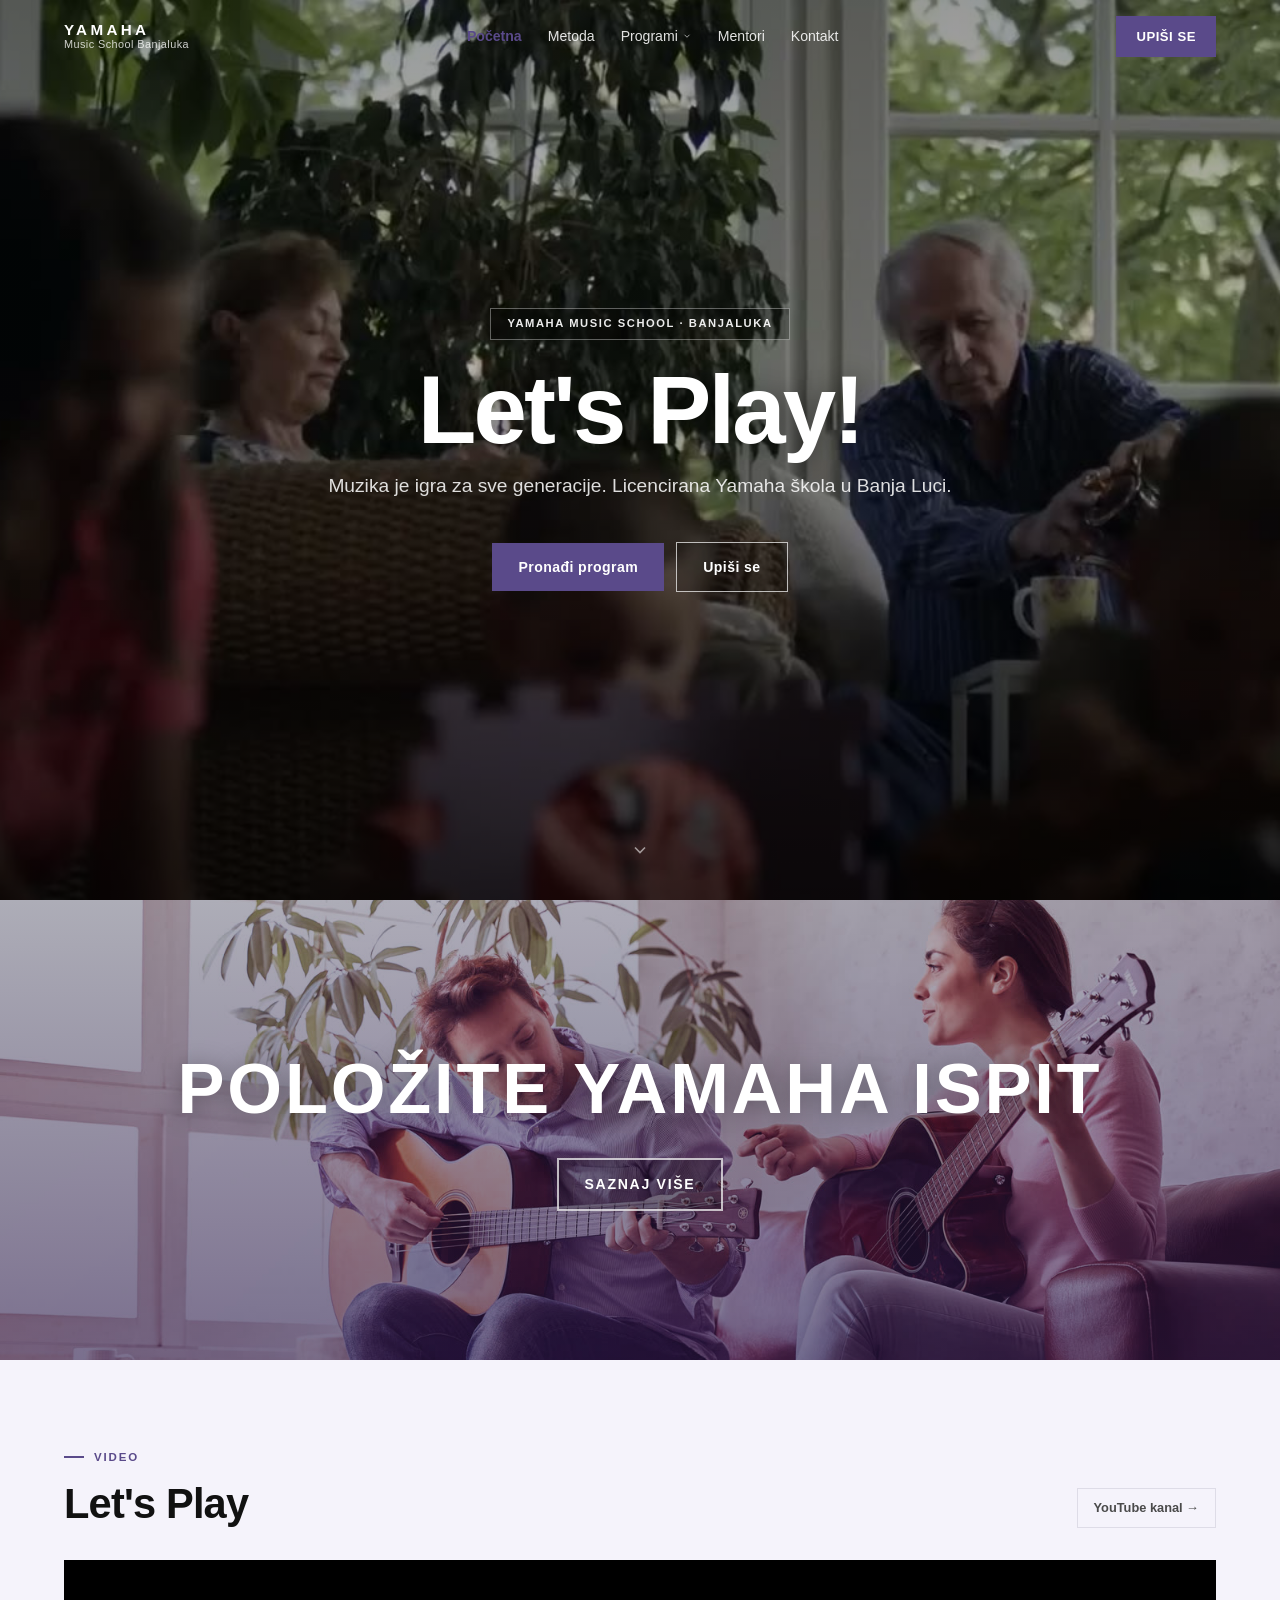
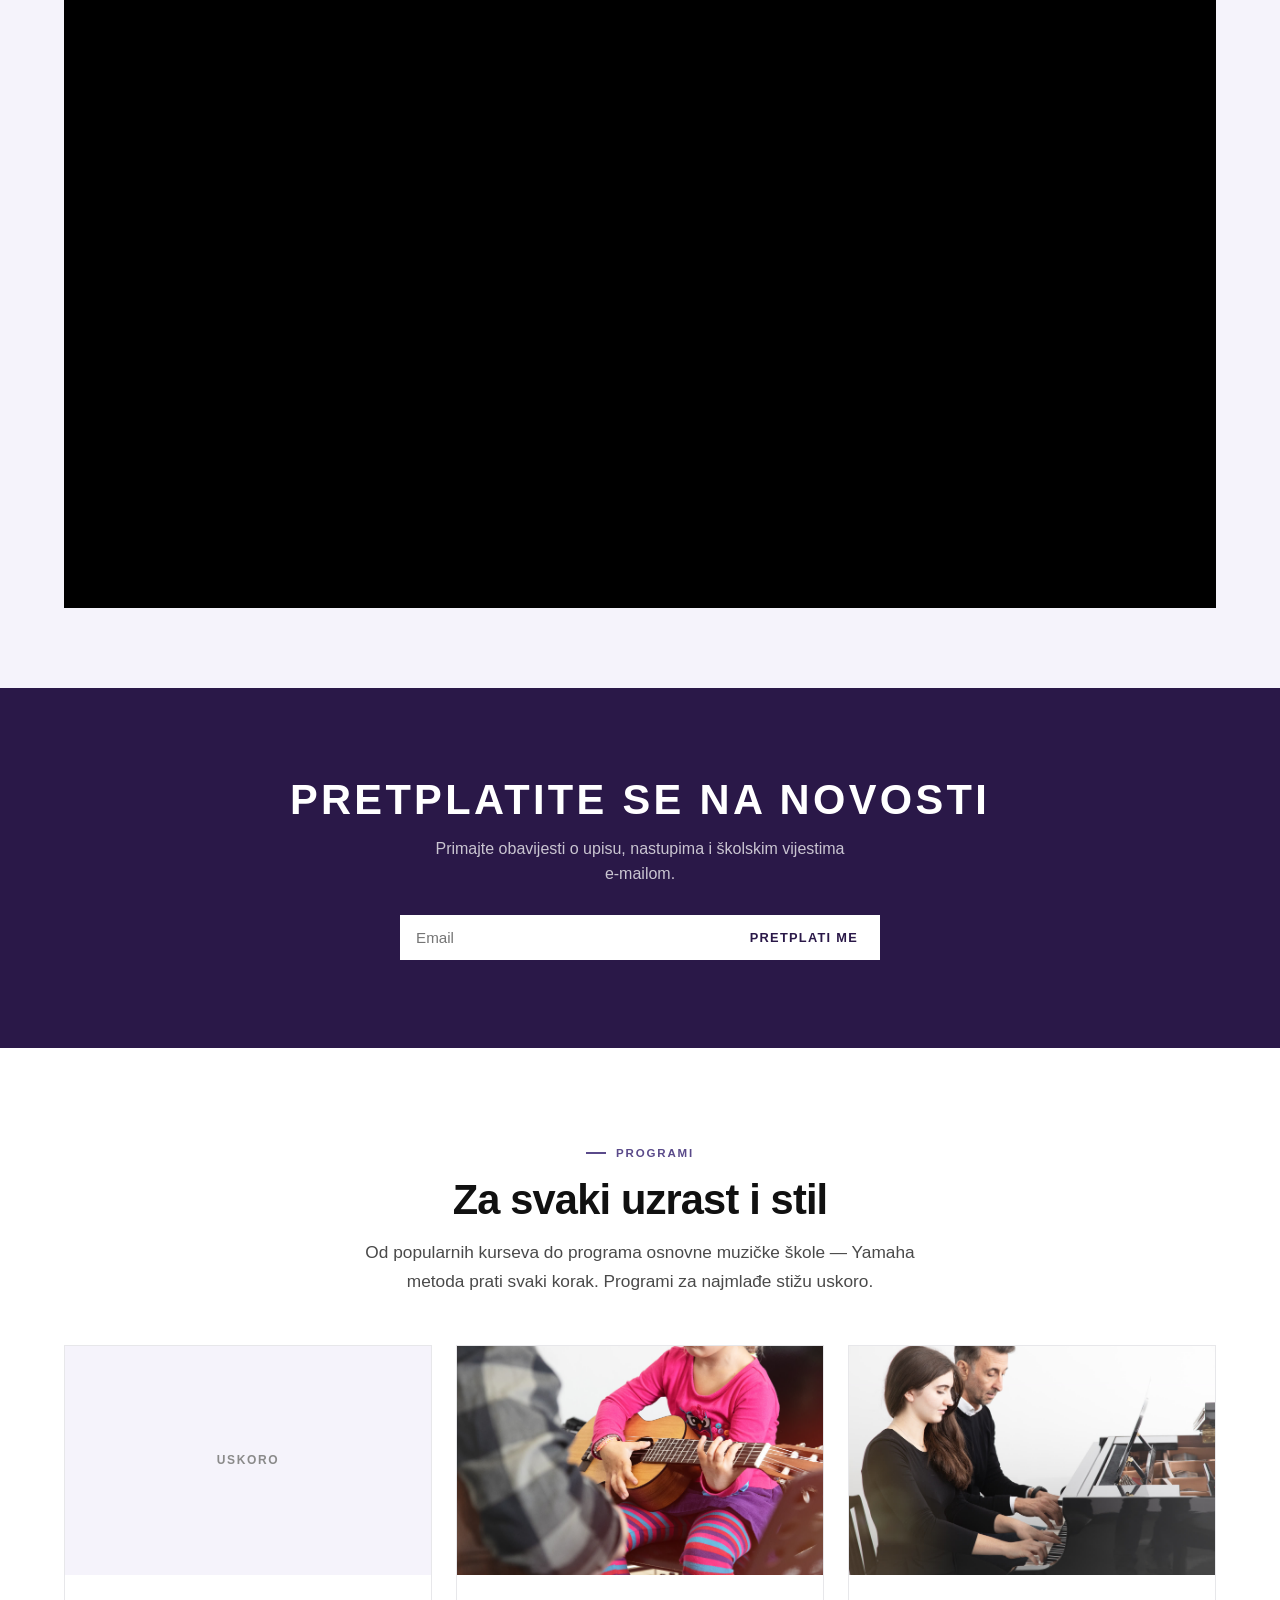
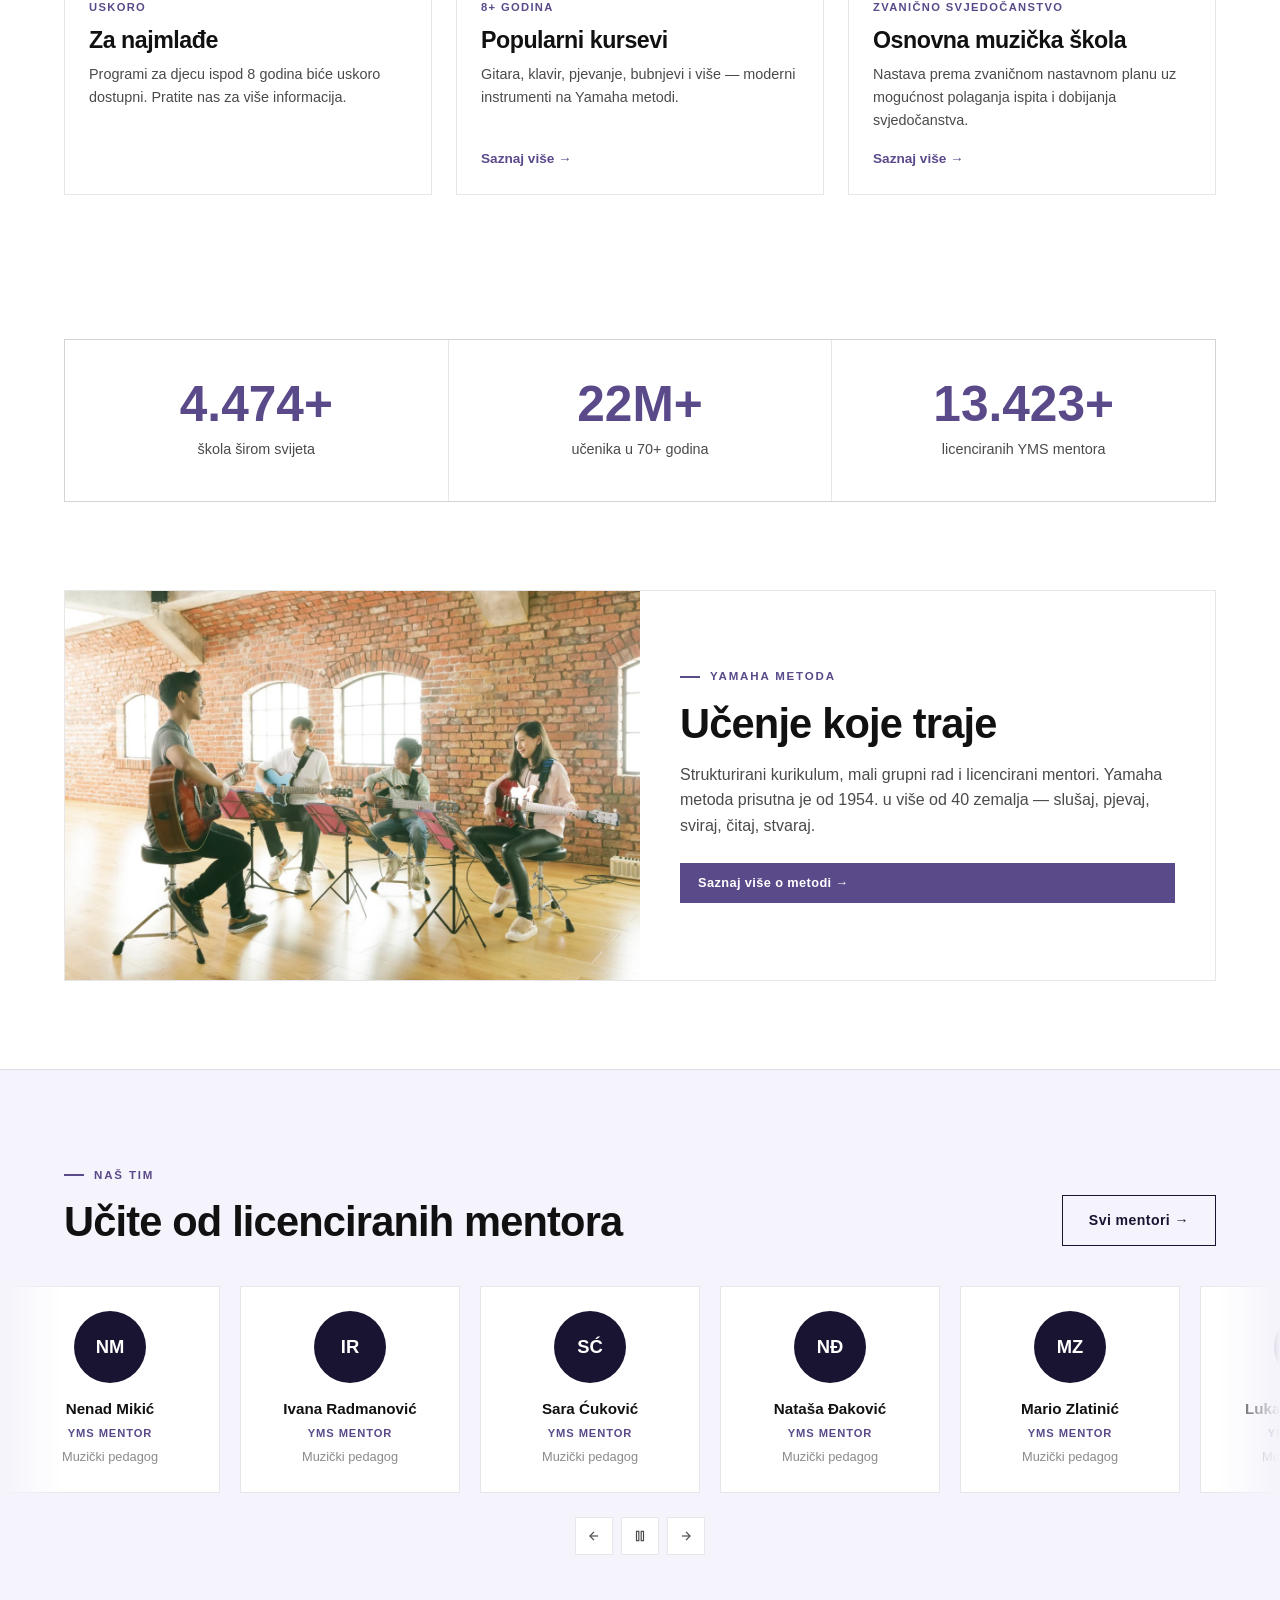
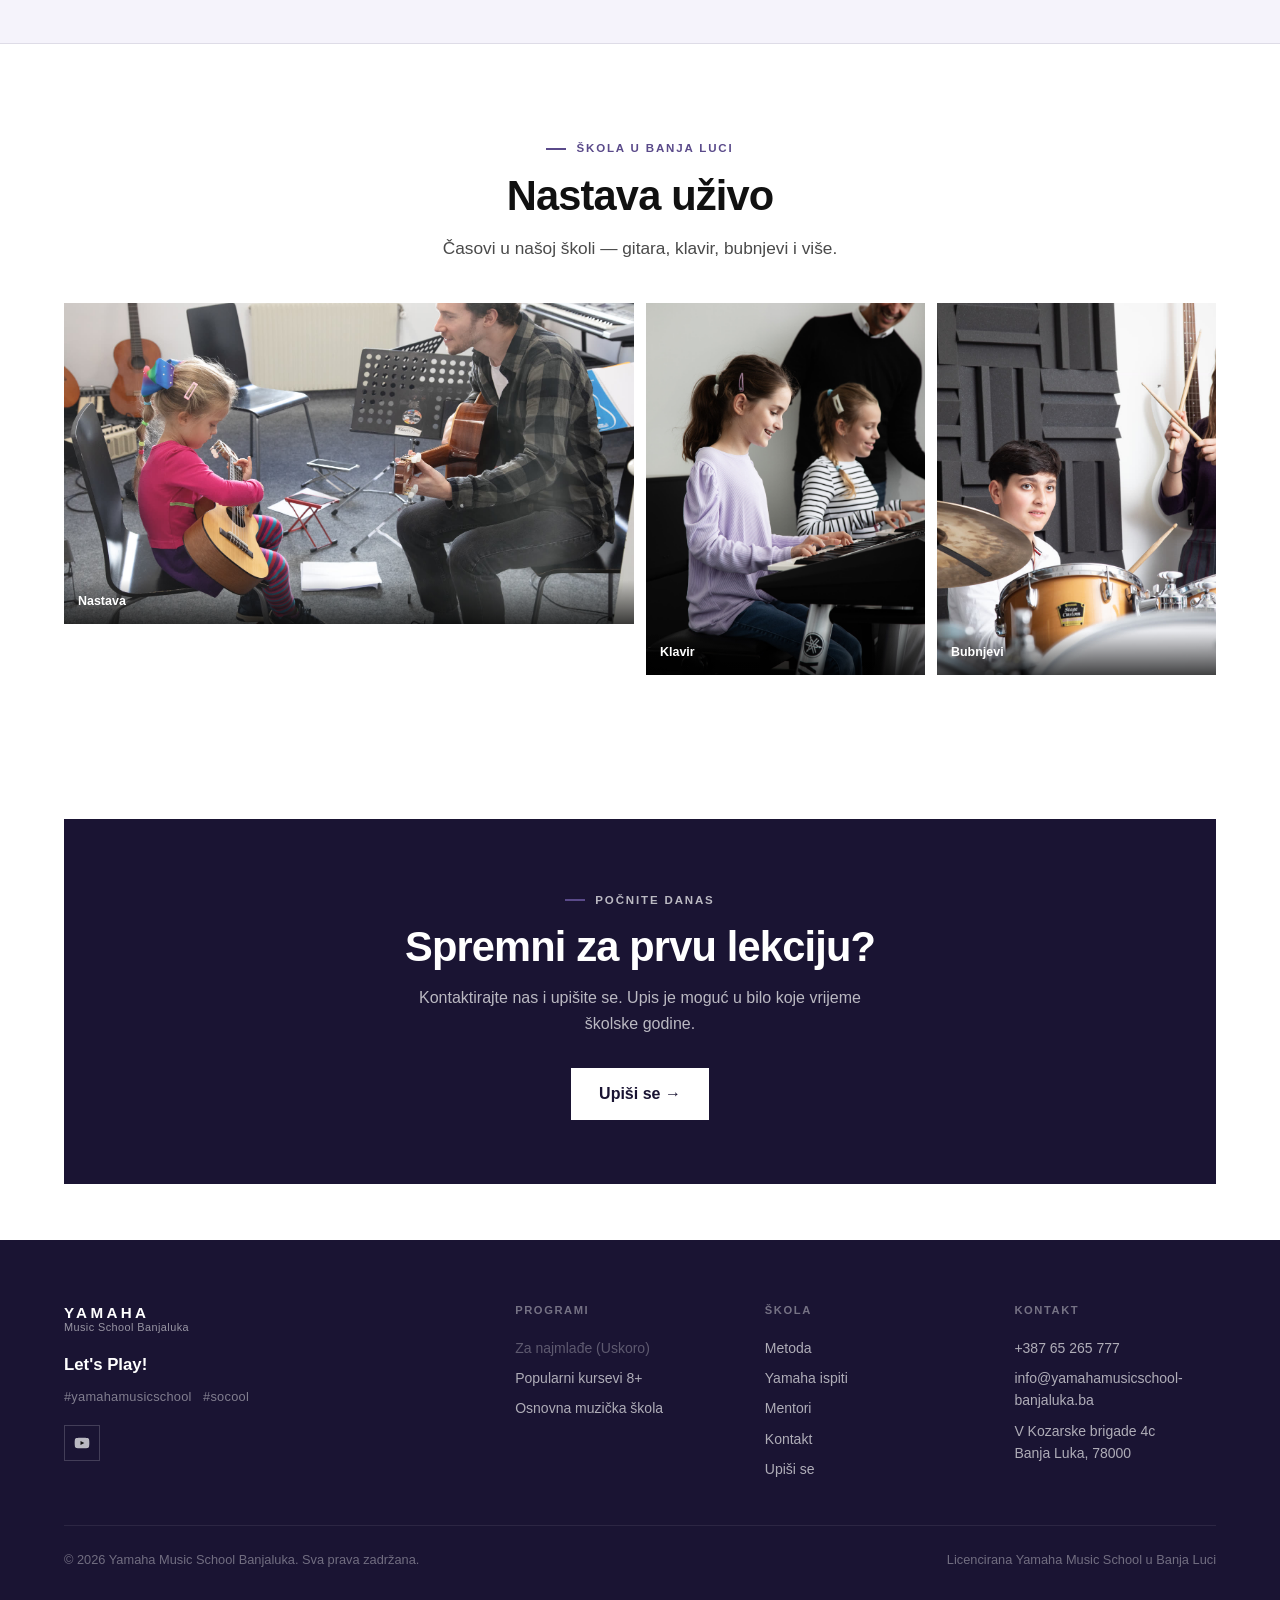
<file: index.html>
﻿<!DOCTYPE html>
<html lang="bs">
<head>
  <!-- Google tag (gtag.js) -->
  <script async src="https://www.googletagmanager.com/gtag/js?id=G-22XBC4V8VQ"></script>
  <script>
    window.dataLayer = window.dataLayer || [];
    function gtag(){dataLayer.push(arguments);}
    gtag('js', new Date());
    gtag('config', 'G-22XBC4V8VQ');
  </script>
  <meta charset="UTF-8" />
  <meta name="viewport" content="width=device-width, initial-scale=1.0" />
  <title>Yamaha Music School Banjaluka — Let's Play</title>
  <meta name="description" content="Yamaha Music School Banjaluka — licencirana muzička škola u Banja Luci. Yamaha metoda za uzrast 8+. Let's Play!" />
  <link rel="preconnect" href="https://www.youtube.com" />
  <link rel="stylesheet" href="css/style.css" />
</head>
<body>

<nav class="nav">
  <div class="nav__inner">
    <a href="index.html" class="nav__logo">
      <span class="nav__wordmark">
        <span class="nav__wordmark-brand">Yamaha</span>
        <span class="nav__wordmark-sub">Music School Banjaluka</span>
      </span>
    </a>
    <ul class="nav__links">
      <li><a href="index.html" class="nav__link">Početna</a></li>
      <li><a href="metoda.html" class="nav__link">Metoda</a></li>
      <li class="nav__dropdown">
        <a href="programi.html" class="nav__link nav__dropdown-toggle">Programi</a>
        <div class="nav__dropdown-menu">
          <a href="javascript:void(0)" class="nav__dropdown-item is-soon" title="Dolazi uskoro">
            Za najmlađe
            <div class="nav__dropdown-item-sub">Uskoro</div>
          </a>
          <a href="programi.html#popularni" class="nav__dropdown-item">
            Popularni kursevi
            <div class="nav__dropdown-item-sub">8+ godina</div>
          </a>
          <a href="programi.html#ogsk" class="nav__dropdown-item">
            Osnovna muzička škola
            <div class="nav__dropdown-item-sub">Zvanično svjedočanstvo</div>
          </a>
        </div>
      </li>
      <li><a href="mentori.html" class="nav__link">Mentori</a></li>
      <li><a href="kontakt.html" class="nav__link">Kontakt</a></li>
    </ul>
    <a href="kontakt.html#forma" class="nav__cta">Upiši se</a>
    <button class="nav__hamburger" aria-label="Otvori meni">
      <span></span><span></span><span></span>
    </button>
  </div>
</nav>

<div class="nav__mobile">
  <button class="nav__mobile-close" aria-label="Zatvori">✕</button>
  <a href="index.html" class="nav__mobile-link">Početna</a>
  <a href="metoda.html" class="nav__mobile-link">Metoda</a>
  <a href="programi.html" class="nav__mobile-link">Programi</a>
  <a href="javascript:void(0)" class="nav__mobile-sub is-soon" title="Dolazi uskoro">↳ Za najmlađe (Uskoro)</a>
  <a href="programi.html#popularni" class="nav__mobile-sub">↳ Popularni kursevi (8+)</a>
  <a href="programi.html#ogsk" class="nav__mobile-sub">↳ Osnovna muzička škola</a>
  <a href="mentori.html" class="nav__mobile-link">Mentori</a>
  <a href="kontakt.html" class="nav__mobile-link">Kontakt</a>
  <a href="kontakt.html#forma" class="nav__mobile-cta">Upiši se</a>
</div>

<section class="hero">
  <div class="hero-video-bg">
    <video
      id="heroVideo"
      class="hero-video"
      muted
      autoplay
      loop
      playsinline
      disablepictureinpicture
      disableremoteplayback
      controlslist="nodownload nofullscreen noremoteplayback noplaybackrate"
      preload="auto"
      poster="img/hero-poster.jpg"
      aria-hidden="true">
      <source src="video/hero.mp4" type="video/mp4" />
    </video>
  </div>
  <div class="hero-fallback"></div>
  <div class="hero-overlay"></div>

  <div class="hero-content">
    <div class="hero-badge">Yamaha Music School · Banjaluka</div>
    <h1 class="hero-title">Let's Play!</h1>
    <p class="hero-sub">Muzika je igra za sve generacije. Licencirana Yamaha škola u Banja Luci.</p>
    <div class="hero-actions">
      <a href="programi.html" class="btn btn-primary">Pronađi program</a>
      <a href="kontakt.html#forma" class="btn btn-outline">Upiši se</a>
    </div>
  </div>

  <div class="hero-scroll" aria-hidden="true">
    <svg width="20" height="20" viewBox="0 0 24 24" fill="none" stroke="currentColor" stroke-width="2">
      <polyline points="6 9 12 15 18 9"/>
    </svg>
  </div>
</section>

<a href="yamaha-ispiti.html" class="exam-banner">
  <img class="exam-banner__img" src="img/adults-acoustic.jpg" alt="Djeca s gitarama — Položite Yamaha ispit" />
  <div class="exam-banner__veil"></div>
  <div class="exam-banner__inner">
    <h2 class="exam-banner__title">Položite Yamaha ispit</h2>
    <span class="btn btn-outline">Saznaj više</span>
  </div>
</a>

<section class="video-block">
  <div class="container">
    <div class="video-block__header reveal">
      <div>
        <div class="section-label">Video</div>
        <h2>Let's Play</h2>
      </div>
      <a href="https://www.youtube.com/channel/UCsOGHhHec_pMusw_hFD551A" target="_blank" rel="noopener" class="video-block__channel">
        YouTube kanal →
      </a>
    </div>
    <div class="video-frame reveal">
      <iframe
        src="https://www.youtube.com/embed/iO_FdPnQQzU?rel=0&modestbranding=1"
        allow="encrypted-media; picture-in-picture"
        allowfullscreen
        title="Yamaha Music School — Let's Play">
      </iframe>
    </div>
  </div>
</section>

<section class="newsletter">
  <div class="container">
    <h2>Pretplatite se na novosti</h2>
    <p>Primajte obavijesti o upisu, nastupima i školskim vijestima e-mailom.</p>
    <form action="https://formsubmit.co/ajax/1a159811971ab03b2162846ce8a37d0d" method="POST" class="newsletter-form">
      <input type="hidden" name="_subject" value="Newsletter pretplata — YMS Banjaluka">
      <input type="hidden" name="_template" value="table">
      <input type="hidden" name="_captcha" value="false">
      <input type="hidden" name="_blacklist" value="maxxspace,viagra,crypto,seo backlink,casino">
      <div class="hp-field" aria-hidden="true">
        <label for="nl-website">Website</label>
        <input type="text" id="nl-website" name="website" data-honey tabindex="-1" autocomplete="off">
      </div>
      <input type="email" name="email" placeholder="Email" required aria-label="Email" />
      <button type="submit">Pretplati me</button>
    </form>
  </div>
</section>

<section class="section">
  <div class="container">
    <div class="text-center reveal">
      <div class="section-label" style="justify-content:center;">Programi</div>
      <h2 class="section-title">Za svaki uzrast i stil</h2>
      <p class="section-sub" style="margin: 0 auto 48px;">
        Od popularnih kurseva do programa osnovne muzičke škole —
        Yamaha metoda prati svaki korak. Programi za najmlađe stižu uskoro.
      </p>
    </div>

    <div class="programs-grid">
      <div class="card program-card is-soon reveal" title="Dolazi uskoro">
        <div class="program-card__photo program-card__photo--soon">Uskoro</div>
        <div class="program-card__body">
          <div class="program-card__age">Uskoro</div>
          <h3>Za najmlađe</h3>
          <p>Programi za djecu ispod 8 godina biće uskoro dostupni. Pratite nas za više informacija.</p>
        </div>
      </div>

      <a href="programi.html#popularni" class="card program-card reveal reveal-delay-1">
        <div class="program-card__photo">
          <img src="img/junior-guitar.jpg" alt="Nastava gitare u Yamaha Music School Banjaluka" />
        </div>
        <div class="program-card__body">
          <div class="program-card__age">8+ godina</div>
          <h3>Popularni kursevi</h3>
          <p>Gitara, klavir, pjevanje, bubnjevi i više — moderni instrumenti na Yamaha metodi.</p>
          <span class="program-card__link">Saznaj više →</span>
        </div>
      </a>

      <a href="programi.html#ogsk" class="card program-card reveal reveal-delay-2">
        <div class="program-card__photo">
          <img src="img/piano-lesson.jpg" alt="Nastava klavira u Yamaha Music School Banjaluka" />
        </div>
        <div class="program-card__body">
          <div class="program-card__age">Zvanično svjedočanstvo</div>
          <h3>Osnovna muzička škola</h3>
          <p>Nastava prema zvaničnom nastavnom planu uz mogućnost polaganja ispita i dobijanja svjedočanstva.</p>
          <span class="program-card__link">Saznaj više →</span>
        </div>
      </a>
    </div>
  </div>
</section>

<section class="section--sm">
  <div class="container">
    <div class="stats-bar reveal">
      <div class="stat-item">
        <div class="stat-item__value" data-counter data-target="6000" data-suffix="+">6.000+</div>
        <div class="stat-item__label">škola širom svijeta</div>
      </div>
      <div class="stat-item">
        <div class="stat-item__value" data-counter data-target="30" data-suffix="M+">30M+</div>
        <div class="stat-item__label">učenika u 70+ godina</div>
      </div>
      <div class="stat-item">
        <div class="stat-item__value" data-counter data-target="18000" data-suffix="+">18.000+</div>
        <div class="stat-item__label">licenciranih YMS mentora</div>
      </div>
    </div>
  </div>
</section>

<section class="section" style="padding-top: 32px;">
  <div class="container">
    <div class="method-teaser reveal">
      <div class="method-teaser__photo">
        <img src="img/group-guitar.jpg" alt="Grupna nastava gitare — Yamaha metoda" />
      </div>
      <div class="method-teaser__copy">
        <div class="section-label">Yamaha metoda</div>
        <h2 class="section-title">Učenje koje traje</h2>
        <p style="margin-bottom: 24px;">
          Strukturirani kurikulum, mali grupni rad i licencirani mentori.
          Yamaha metoda prisutna je od 1954. u više od 40 zemalja —
          slušaj, pjevaj, sviraj, čitaj, stvaraj.
        </p>
        <a href="metoda.html" class="btn btn-primary btn-sm">Saznaj više o metodi →</a>
      </div>
    </div>
  </div>
</section>

<section class="carousel-section" style="background: var(--bg-1); border-top: 1px solid var(--border); border-bottom: 1px solid var(--border);">
  <div class="container">
    <div class="carousel-header reveal">
      <div>
        <div class="section-label">Naš tim</div>
        <h2 class="section-title" style="margin-bottom: 0;">Učite od licenciranih mentora</h2>
      </div>
      <a href="mentori.html" class="btn btn-outline-dark">Svi mentori →</a>
    </div>
  </div>

  <div class="carousel-wrapper reveal">
    <div class="carousel-track" id="mentorCarousel">
      <div class="carousel-card" onclick="window.location.href='mentori.html#mentor-nm'">
        <div class="carousel-card__avatar">NM</div>
        <div class="carousel-card__name">Nenad Mikić</div>
        <div class="carousel-card__role">YMS Mentor</div>
        <div class="carousel-card__instrument">Muzički pedagog</div>
      </div>
      <div class="carousel-card" onclick="window.location.href='mentori.html#mentor-ir'">
        <div class="carousel-card__avatar">IR</div>
        <div class="carousel-card__name">Ivana Radmanović</div>
        <div class="carousel-card__role">YMS Mentor</div>
        <div class="carousel-card__instrument">Muzički pedagog</div>
      </div>
      <div class="carousel-card" onclick="window.location.href='mentori.html#mentor-sc'">
        <div class="carousel-card__avatar">SĆ</div>
        <div class="carousel-card__name">Sara Ćuković</div>
        <div class="carousel-card__role">YMS Mentor</div>
        <div class="carousel-card__instrument">Muzički pedagog</div>
      </div>
      <div class="carousel-card" onclick="window.location.href='mentori.html#mentor-nd'">
        <div class="carousel-card__avatar">NĐ</div>
        <div class="carousel-card__name">Nataša Đaković</div>
        <div class="carousel-card__role">YMS Mentor</div>
        <div class="carousel-card__instrument">Muzički pedagog</div>
      </div>
      <div class="carousel-card" onclick="window.location.href='mentori.html#mentor-mz'">
        <div class="carousel-card__avatar">MZ</div>
        <div class="carousel-card__name">Mario Zlatinić</div>
        <div class="carousel-card__role">YMS Mentor</div>
        <div class="carousel-card__instrument">Muzički pedagog</div>
      </div>
      <div class="carousel-card" onclick="window.location.href='mentori.html#mentor-lr'">
        <div class="carousel-card__avatar">LR</div>
        <div class="carousel-card__name">Luka Radmanović</div>
        <div class="carousel-card__role">YMS Mentor</div>
        <div class="carousel-card__instrument">Muzički pedagog</div>
      </div>
      <div class="carousel-card" onclick="window.location.href='mentori.html#mentor-fv'">
        <div class="carousel-card__avatar">FV</div>
        <div class="carousel-card__name">Filip Vukelić</div>
        <div class="carousel-card__role">YMS Mentor</div>
        <div class="carousel-card__instrument">Muzički pedagog</div>
      </div>
      <div class="carousel-card" onclick="window.location.href='mentori.html#mentor-nm'">
        <div class="carousel-card__avatar">NM</div>
        <div class="carousel-card__name">Nenad Mikić</div>
        <div class="carousel-card__role">YMS Mentor</div>
        <div class="carousel-card__instrument">Muzički pedagog</div>
      </div>
      <div class="carousel-card" onclick="window.location.href='mentori.html#mentor-ir'">
        <div class="carousel-card__avatar">IR</div>
        <div class="carousel-card__name">Ivana Radmanović</div>
        <div class="carousel-card__role">YMS Mentor</div>
        <div class="carousel-card__instrument">Muzički pedagog</div>
      </div>
      <div class="carousel-card" onclick="window.location.href='mentori.html#mentor-sc'">
        <div class="carousel-card__avatar">SĆ</div>
        <div class="carousel-card__name">Sara Ćuković</div>
        <div class="carousel-card__role">YMS Mentor</div>
        <div class="carousel-card__instrument">Muzički pedagog</div>
      </div>
      <div class="carousel-card" onclick="window.location.href='mentori.html#mentor-nd'">
        <div class="carousel-card__avatar">NĐ</div>
        <div class="carousel-card__name">Nataša Đaković</div>
        <div class="carousel-card__role">YMS Mentor</div>
        <div class="carousel-card__instrument">Muzički pedagog</div>
      </div>
      <div class="carousel-card" onclick="window.location.href='mentori.html#mentor-mz'">
        <div class="carousel-card__avatar">MZ</div>
        <div class="carousel-card__name">Mario Zlatinić</div>
        <div class="carousel-card__role">YMS Mentor</div>
        <div class="carousel-card__instrument">Muzički pedagog</div>
      </div>
      <div class="carousel-card" onclick="window.location.href='mentori.html#mentor-lr'">
        <div class="carousel-card__avatar">LR</div>
        <div class="carousel-card__name">Luka Radmanović</div>
        <div class="carousel-card__role">YMS Mentor</div>
        <div class="carousel-card__instrument">Muzički pedagog</div>
      </div>
      <div class="carousel-card" onclick="window.location.href='mentori.html#mentor-fv'">
        <div class="carousel-card__avatar">FV</div>
        <div class="carousel-card__name">Filip Vukelić</div>
        <div class="carousel-card__role">YMS Mentor</div>
        <div class="carousel-card__instrument">Muzički pedagog</div>
      </div>
    </div>
  </div>

  <div class="container">
    <div class="carousel-controls">
      <button class="carousel-btn" id="carouselSlow" title="Uspori" aria-label="Uspori">
        <svg width="14" height="14" viewBox="0 0 24 24" fill="none" stroke="currentColor" stroke-width="2"><line x1="19" y1="12" x2="5" y2="12"/><polyline points="12 19 5 12 12 5"/></svg>
      </button>
      <button class="carousel-btn" id="carouselPause" title="Pauziraj / Nastavi" aria-label="Pauziraj">
        <svg width="14" height="14" viewBox="0 0 24 24" fill="none" stroke="currentColor" stroke-width="2"><rect x="6" y="4" width="4" height="16"/><rect x="14" y="4" width="4" height="16"/></svg>
      </button>
      <button class="carousel-btn" id="carouselFast" title="Ubrzaj" aria-label="Ubrzaj">
        <svg width="14" height="14" viewBox="0 0 24 24" fill="none" stroke="currentColor" stroke-width="2"><line x1="5" y1="12" x2="19" y2="12"/><polyline points="12 5 19 12 12 19"/></svg>
      </button>
    </div>
  </div>
</section>

<section class="section">
  <div class="container">
    <div class="text-center reveal">
      <div class="section-label" style="justify-content:center;">Škola u Banja Luci</div>
      <h2 class="section-title">Nastava uživo</h2>
      <p class="section-sub" style="margin: 0 auto 40px;">
        Časovi u našoj školi — gitara, klavir, bubnjevi i više.
      </p>
    </div>
    <div class="school-photos reveal">
      <figure class="school-photo">
        <img src="img/lesson-wide.jpg" alt="Čas u Yamaha Music School Banjaluka" />
        <figcaption>Nastava</figcaption>
      </figure>
      <figure class="school-photo">
        <img src="img/piano-digitals.jpg" alt="Klavir i digitalni klaviri Yamaha" />
        <figcaption>Klavir</figcaption>
      </figure>
      <figure class="school-photo">
        <img src="img/drums-lesson.jpg" alt="Nastava bubnjeva" />
        <figcaption>Bubnjevi</figcaption>
      </figure>
    </div>
  </div>
</section>

</section>

<section class="section--sm">
  <div class="container">
    <div class="cta-strip reveal">
      <div class="section-label" style="justify-content: center; color: rgba(255,255,255,0.7);">Počnite danas</div>
      <h2>Spremni za prvu lekciju?</h2>
      <p>Kontaktirajte nas i upišite se. Upis je moguć u bilo koje vrijeme školske godine.</p>
      <a href="kontakt.html#forma" class="btn-white">Upiši se →</a>
    </div>
  </div>
</section>

<footer class="footer">
  <div class="container">
    <div class="footer__grid">
      <div class="footer__brand">
        <a href="index.html" class="nav__logo">
          <span class="nav__wordmark">
            <span class="nav__wordmark-brand">Yamaha</span>
            <span class="nav__wordmark-sub">Music School Banjaluka</span>
          </span>
        </a>
        <p class="footer__motto">Let's Play!</p>
        <p class="footer__tags">#yamahamusicschool &nbsp; #socool</p>
        <div class="footer__social">
          <a href="https://www.youtube.com/channel/UCsOGHhHec_pMusw_hFD551A" target="_blank" rel="noopener" aria-label="YouTube">
            <svg width="16" height="16" viewBox="0 0 24 24" fill="currentColor"><path d="M22.54 6.42a2.78 2.78 0 0 0-1.95-1.97C18.88 4 12 4 12 4s-6.88 0-8.59.45A2.78 2.78 0 0 0 1.46 6.42 29 29 0 0 0 1 12a29 29 0 0 0 .46 5.58 2.78 2.78 0 0 0 1.95 1.97C5.12 20 12 20 12 20s6.88 0 8.59-.45a2.78 2.78 0 0 0 1.96-1.97A29 29 0 0 0 23 12a29 29 0 0 0-.46-5.58z"/><polygon points="9.75 15.02 15.5 12 9.75 8.98 9.75 15.02" fill="#111"/></svg>
          </a>
        </div>
      </div>
      <div class="footer__col">
        <h5>Programi</h5>
        <span class="is-soon">Za najmlađe (Uskoro)</span>
        <a href="programi.html#popularni">Popularni kursevi 8+</a>
        <a href="programi.html#ogsk">Osnovna muzička škola</a>
      </div>
      <div class="footer__col">
        <h5>Škola</h5>
        <a href="metoda.html">Metoda</a>
        <a href="yamaha-ispiti.html">Yamaha ispiti</a>
        <a href="mentori.html">Mentori</a>
        <a href="kontakt.html">Kontakt</a>
        <a href="kontakt.html#forma">Upiši se</a>
      </div>
      <div class="footer__col">
        <h5>Kontakt</h5>
        <a href="tel:+38765265777">+387 65 265 777</a>
        <a href="mailto:info@yamahamusicschool-banjaluka.ba">info@yamahamusicschool-banjaluka.ba</a>
        <a href="kontakt.html">V Kozarske brigade 4c<br>Banja Luka, 78000</a>
      </div>
    </div>
    <div class="footer__bottom">
      <span>© 2026 Yamaha Music School Banjaluka. Sva prava zadržana.</span>
      <span>Licencirana Yamaha Music School u Banja Luci</span>
    </div>
  </div>
</footer>

<script src="js/main.js"></script>
</body>
</html>
</file>
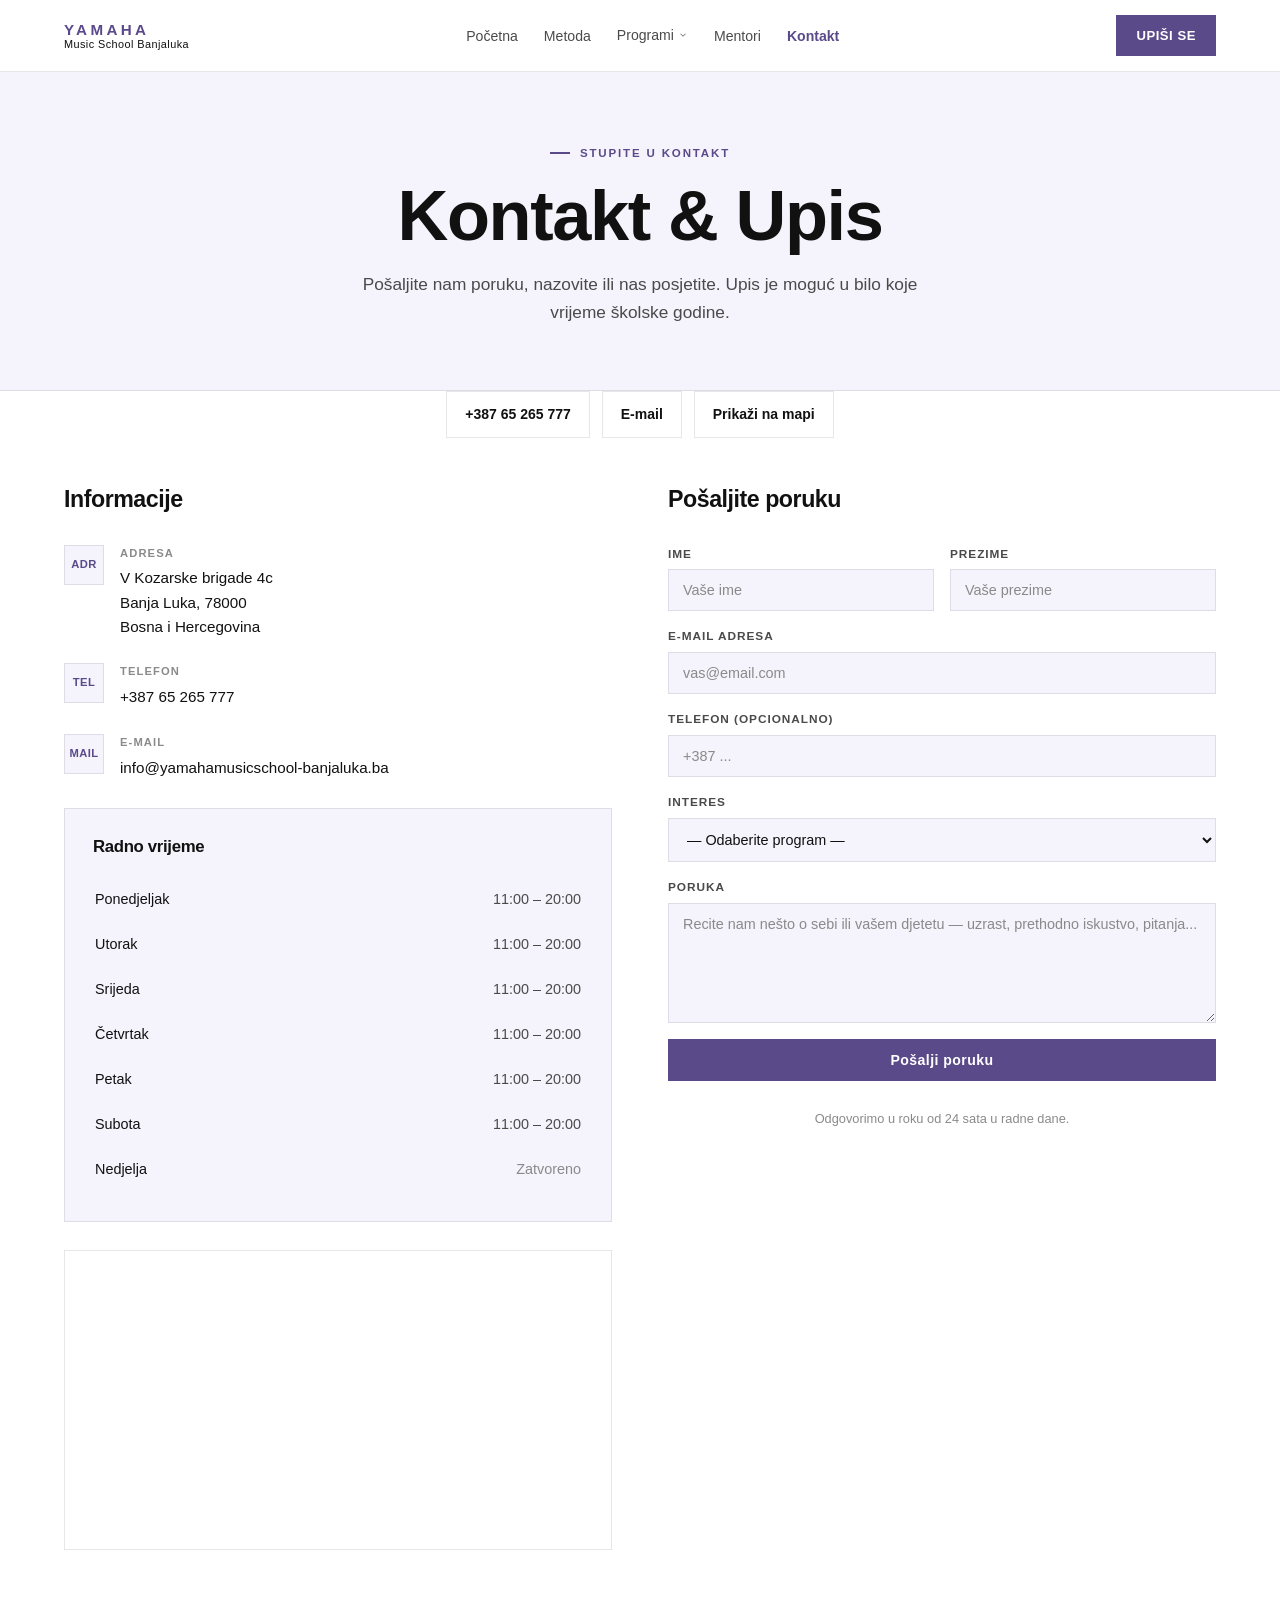
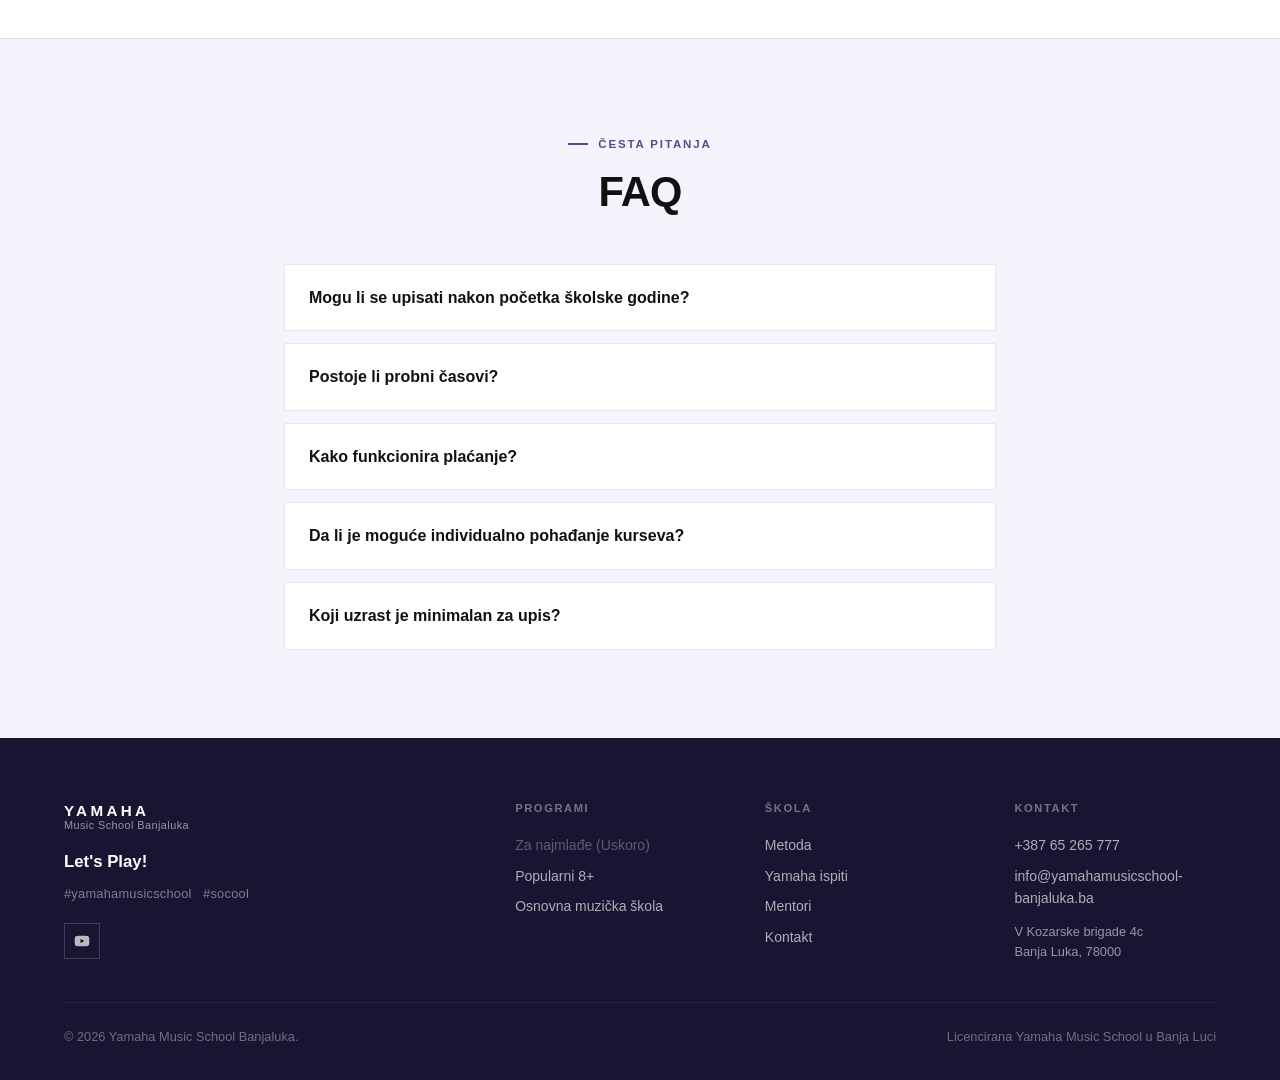
<file: kontakt.html>
﻿<!DOCTYPE html>
<html lang="bs">
<head>
  <!-- Google tag (gtag.js) -->
  <script async src="https://www.googletagmanager.com/gtag/js?id=G-22XBC4V8VQ"></script>
  <script>
    window.dataLayer = window.dataLayer || [];
    function gtag(){dataLayer.push(arguments);}
    gtag('js', new Date());
    gtag('config', 'G-22XBC4V8VQ');
  </script>
  <meta charset="UTF-8" />
  <meta name="viewport" content="width=device-width, initial-scale=1.0" />
  <title>Kontakt — Yamaha Music School Banjaluka</title>
  <meta name="description" content="Kontaktirajte Yamaha Music School Banjaluka — V Kozarske brigade 4c, Banja Luka. Tel: +387 65 265 777." />
  <link rel="stylesheet" href="css/style.css" />
</head>
<body>

<nav class="nav scrolled">
  <div class="nav__inner">
    <a href="index.html" class="nav__logo">
      <span class="nav__wordmark">
        <span class="nav__wordmark-brand">Yamaha</span>
        <span class="nav__wordmark-sub">Music School Banjaluka</span>
      </span>
    </a>
    <ul class="nav__links">
      <li><a href="index.html" class="nav__link">Početna</a></li>
      <li><a href="metoda.html" class="nav__link">Metoda</a></li>
      <li class="nav__dropdown">
        <a href="programi.html" class="nav__link nav__dropdown-toggle">Programi</a>
        <div class="nav__dropdown-menu">
          <a href="javascript:void(0)" class="nav__dropdown-item is-soon" title="Dolazi uskoro">Za najmlađe<div class="nav__dropdown-item-sub">Uskoro</div></a>
          <a href="programi.html#popularni" class="nav__dropdown-item">Popularni kursevi<div class="nav__dropdown-item-sub">8+ godina</div></a>
          <a href="programi.html#ogsk" class="nav__dropdown-item">Osnovna muzička škola<div class="nav__dropdown-item-sub">Zvanično svjedočanstvo</div></a>
        </div>
      </li>
      <li><a href="mentori.html" class="nav__link">Mentori</a></li>
      <li><a href="kontakt.html" class="nav__link">Kontakt</a></li>
    </ul>
    <a href="kontakt.html#forma" class="nav__cta">Upiši se</a>
    <button class="nav__hamburger" aria-label="Otvori meni"><span></span><span></span><span></span></button>
  </div>
</nav>
<div class="nav__mobile">
  <button class="nav__mobile-close" aria-label="Zatvori">✕</button>
  <a href="index.html" class="nav__mobile-link">Početna</a>
  <a href="metoda.html" class="nav__mobile-link">Metoda</a>
  <a href="programi.html" class="nav__mobile-link">Programi</a>
  <a href="javascript:void(0)" class="nav__mobile-sub is-soon">↳ Za najmlađe (Uskoro)</a>
  <a href="programi.html#popularni" class="nav__mobile-sub">↳ Popularni kursevi</a>
  <a href="programi.html#ogsk" class="nav__mobile-sub">↳ Osnovna muzička škola</a>
  <a href="mentori.html" class="nav__mobile-link">Mentori</a>
  <a href="kontakt.html" class="nav__mobile-link">Kontakt</a>
  <a href="kontakt.html#forma" class="nav__mobile-cta">Upiši se</a>
</div>

<section class="page-hero">
  <div class="container">
    <div class="section-label" style="justify-content: center;">Stupite u kontakt</div>
    <h1>Kontakt &amp; Upis</h1>
    <p>Pošaljite nam poruku, nazovite ili nas posjetite. Upis je moguć u bilo koje vrijeme školske godine.</p>
  </div>
</section>

<section style="padding: 0 0 48px;">
  <div class="container" style="display: flex; justify-content: center;">
    <div class="quick-actions" style="justify-content: center;">
      <a href="tel:+38765265777" class="quick-action">+387 65 265 777</a>
      <a href="mailto:info@yamahamusicschool-banjaluka.ba" class="quick-action">E-mail</a>
      <a href="https://www.google.com/maps/search/V+Kozarske+brigade+4c+Banja+Luka" target="_blank" rel="noopener" class="quick-action">Prikaži na mapi</a>
    </div>
  </div>
</section>

<section class="section" style="padding-top: 0;" id="forma">
  <div class="container">
    <div class="contact-grid">

      <div class="contact-info reveal">
        <div>
          <h3 style="margin-bottom: 32px;">Informacije</h3>

          <div class="contact-block">
            <div class="contact-block__icon">ADR</div>
            <div>
              <div class="contact-block__label">Adresa</div>
              <div class="contact-block__value">
                V Kozarske brigade 4c<br>
                Banja Luka, 78000<br>
                Bosna i Hercegovina
              </div>
            </div>
          </div>

          <div class="contact-block" style="margin-top: 24px;">
            <div class="contact-block__icon">TEL</div>
            <div>
              <div class="contact-block__label">Telefon</div>
              <div class="contact-block__value">
                <a href="tel:+38765265777">+387 65 265 777</a>
              </div>
            </div>
          </div>

          <div class="contact-block" style="margin-top: 24px;">
            <div class="contact-block__icon">MAIL</div>
            <div>
              <div class="contact-block__label">E-mail</div>
              <div class="contact-block__value">
                <a href="mailto:info@yamahamusicschool-banjaluka.ba">info@yamahamusicschool-banjaluka.ba</a>
              </div>
            </div>
          </div>
        </div>

        <div style="background: var(--bg-1); border: 1px solid var(--border); padding: 28px;">
          <h4 style="margin-bottom: 20px;">Radno vrijeme</h4>
          <table class="hours-table">
            <tbody>
              <tr><td>Ponedjeljak</td><td>11:00 – 20:00</td></tr>
              <tr><td>Utorak</td><td>11:00 – 20:00</td></tr>
              <tr><td>Srijeda</td><td>11:00 – 20:00</td></tr>
              <tr><td>Četvrtak</td><td>11:00 – 20:00</td></tr>
              <tr><td>Petak</td><td>11:00 – 20:00</td></tr>
              <tr><td>Subota</td><td>11:00 – 20:00</td></tr>
              <tr><td>Nedjelja</td><td style="color: var(--text-3);">Zatvoreno</td></tr>
            </tbody>
          </table>
        </div>

        <div class="map-wrapper">
          <iframe
            src="https://www.google.com/maps/embed?pb=!1m18!1m12!1m3!1d2843.2!2d17.1888!3d44.7722!2m3!1f0!2f0!3f0!3m2!1i1024!2i768!4f13.1!3m3!1m2!1s0x0%3A0x0!2zViBLb3phcnNrZSBicmlnYWRlIDRjLCBCYW5qYSBMdWthIDc4MDAw!5e0!3m2!1shr!2sba!4v1"
            allowfullscreen=""
            loading="lazy"
            referrerpolicy="no-referrer-when-downgrade"
            title="YMS Banjaluka lokacija — V Kozarske brigade 4c, Banja Luka">
          </iframe>
        </div>
      </div>

      <div class="reveal reveal-delay-2">
        <h3 style="margin-bottom: 32px;">Pošaljite poruku</h3>

        <form action="https://formsubmit.co/ajax/1a159811971ab03b2162846ce8a37d0d" method="POST" class="contact-form">
          <input type="hidden" name="_subject" value="Novi upit sa YMS Banjaluka sajta">
          <input type="hidden" name="_template" value="table">
          <input type="hidden" name="_captcha" value="false">
          <input type="hidden" name="_blacklist" value="maxxspace,viagra,crypto,seo backlink,casino">
          <div class="hp-field" aria-hidden="true">
            <label for="cf-website">Website</label>
            <input type="text" id="cf-website" name="website" data-honey tabindex="-1" autocomplete="off">
          </div>
          <div class="form-row">
            <div class="form-group">
              <label for="ime">Ime</label>
              <input type="text" id="ime" name="ime" placeholder="Vaše ime" required />
            </div>
            <div class="form-group">
              <label for="prezime">Prezime</label>
              <input type="text" id="prezime" name="prezime" placeholder="Vaše prezime" required />
            </div>
          </div>

          <div class="form-group">
            <label for="email">E-mail adresa</label>
            <input type="email" id="email" name="email" placeholder="vas@email.com" required />
          </div>

          <div class="form-group">
            <label for="telefon">Telefon (opcionalno)</label>
            <input type="tel" id="telefon" name="telefon" placeholder="+387 ..." />
          </div>

          <div class="form-group">
            <label for="program">Interes</label>
            <select id="program" name="program">
              <option value="">— Odaberite program —</option>
              <optgroup label="Popularni kursevi (8+)">
                <option>Pjevanje – Class Vocals</option>
                <option>Bubnjevi – Drum Encounters</option>
                <option>Gitara – Guitar / Classical / Six Strings</option>
                <option>Klavir – Pianoforte / Play For Keeps</option>
                <option>Violina</option>
                <option>Saksofon</option>
                <option>Bas gitara – Electric Bass</option>
                <option>Flauta</option>
              </optgroup>
              <option>Osnovna muzička škola</option>
              <option value="ne-znam">Nisam siguran/na — posavjetujte me</option>
            </select>
          </div>

          <div class="form-group">
            <label for="poruka">Poruka</label>
            <textarea id="poruka" name="poruka" placeholder="Recite nam nešto o sebi ili vašem djetetu — uzrast, prethodno iskustvo, pitanja..."></textarea>
          </div>

          <button type="submit" class="btn btn-primary" style="width: 100%; justify-content: center;">
            Pošalji poruku
          </button>

          <p style="font-size: 0.8rem; color: var(--text-3); margin-top: 12px; text-align: center;">
            Odgovorimo u roku od 24 sata u radne dane.
          </p>
        </form>
      </div>
    </div>
  </div>
</section>

<section class="section" style="background: var(--bg-1); border-top: 1px solid var(--border);">
  <div class="container" style="max-width: 760px;">
    <div class="text-center reveal" style="margin-bottom: 48px;">
      <div class="section-label" style="justify-content: center;">Česta pitanja</div>
      <h2>FAQ</h2>
    </div>

    <div style="display: flex; flex-direction: column; gap: 12px;" class="reveal">
      <details style="background: var(--card); border: 1px solid var(--border); overflow: hidden;">
        <summary style="padding: 20px 24px; cursor: pointer; font-weight: 600; color: var(--text-1); list-style: none;">
          Mogu li se upisati nakon početka školske godine?
        </summary>
        <div style="padding: 0 24px 20px; color: var(--text-2); font-size: 0.9rem; line-height: 1.8;">
          Da. Upis je moguć u toku cijele godine. Cijena programa se prilagođava prema preostalom broju časova.
        </div>
      </details>

      <details style="background: var(--card); border: 1px solid var(--border); overflow: hidden;">
        <summary style="padding: 20px 24px; cursor: pointer; font-weight: 600; color: var(--text-1); list-style: none;">
          Postoje li probni časovi?
        </summary>
        <div style="padding: 0 24px 20px; color: var(--text-2); font-size: 0.9rem; line-height: 1.8;">
          Kontaktirajte nas za informacije o probnim časovima — rado ćemo vam omogućiti upoznavanje s mentorom i programom prije upisa.
        </div>
      </details>

      <details style="background: var(--card); border: 1px solid var(--border); overflow: hidden;">
        <summary style="padding: 20px 24px; cursor: pointer; font-weight: 600; color: var(--text-1); list-style: none;">
          Kako funkcionira plaćanje?
        </summary>
        <div style="padding: 0 24px 20px; color: var(--text-2); font-size: 0.9rem; line-height: 1.8;">
          Školarina se plaća u mjesečnim ratama. Tačne informacije o cijenama za aktuelnu školsku godinu dobijete na upit.
        </div>
      </details>

      <details style="background: var(--card); border: 1px solid var(--border); overflow: hidden;">
        <summary style="padding: 20px 24px; cursor: pointer; font-weight: 600; color: var(--text-1); list-style: none;">
          Da li je moguće individualno pohađanje kurseva?
        </summary>
        <div style="padding: 0 24px 20px; color: var(--text-2); font-size: 0.9rem; line-height: 1.8;">
          Da. Svi kursevi dostupni su i individualno, pored grupnog pohađanja.
        </div>
      </details>

      <details style="background: var(--card); border: 1px solid var(--border); overflow: hidden;">
        <summary style="padding: 20px 24px; cursor: pointer; font-weight: 600; color: var(--text-1); list-style: none;">
          Koji uzrast je minimalan za upis?
        </summary>
        <div style="padding: 0 24px 20px; color: var(--text-2); font-size: 0.9rem; line-height: 1.8;">
          Minimalan uzrast za trenutno dostupne programe je 8 godina. Programi za najmlađe stižu uskoro.
        </div>
      </details>
    </div>
  </div>
</section>

<footer class="footer">
  <div class="container">
    <div class="footer__grid">
      <div class="footer__brand">
        <a href="index.html" class="nav__logo">
          <span class="nav__wordmark">
            <span class="nav__wordmark-brand">Yamaha</span>
            <span class="nav__wordmark-sub">Music School Banjaluka</span>
          </span>
        </a>
        <p class="footer__motto">Let's Play!</p>
        <p class="footer__tags">#yamahamusicschool &nbsp; #socool</p>
        <div class="footer__social">
          <a href="https://www.youtube.com/channel/UCsOGHhHec_pMusw_hFD551A" target="_blank" rel="noopener" aria-label="YouTube">
            <svg width="16" height="16" viewBox="0 0 24 24" fill="currentColor"><path d="M22.54 6.42a2.78 2.78 0 0 0-1.95-1.97C18.88 4 12 4 12 4s-6.88 0-8.59.45A2.78 2.78 0 0 0 1.46 6.42 29 29 0 0 0 1 12a29 29 0 0 0 .46 5.58 2.78 2.78 0 0 0 1.95 1.97C5.12 20 12 20 12 20s6.88 0 8.59-.45a2.78 2.78 0 0 0 1.96-1.97A29 29 0 0 0 23 12a29 29 0 0 0-.46-5.58z"/><polygon points="9.75 15.02 15.5 12 9.75 8.98 9.75 15.02" fill="#111"/></svg>
          </a>
        </div>
      </div>
      <div class="footer__col">
        <h5>Programi</h5>
        <span class="is-soon">Za najmlađe (Uskoro)</span>
        <a href="programi.html#popularni">Popularni 8+</a>
        <a href="programi.html#ogsk">Osnovna muzička škola</a>
      </div>
      <div class="footer__col">
        <h5>Škola</h5>
        <a href="metoda.html">Metoda</a>
        <a href="yamaha-ispiti.html">Yamaha ispiti</a>
        <a href="mentori.html">Mentori</a>
        <a href="kontakt.html">Kontakt</a>
      </div>
      <div class="footer__col">
        <h5>Kontakt</h5>
        <a href="tel:+38765265777">+387 65 265 777</a>
        <a href="mailto:info@yamahamusicschool-banjaluka.ba">info@yamahamusicschool-banjaluka.ba</a>
        <p style="margin-top:8px;font-size:0.8rem;color:rgba(255,255,255,0.55);">V Kozarske brigade 4c<br>Banja Luka, 78000</p>
      </div>
    </div>
    <div class="footer__bottom">
      <span>© 2026 Yamaha Music School Banjaluka.</span>
      <span>Licencirana Yamaha Music School u Banja Luci</span>
    </div>
  </div>
</footer>

<script src="js/main.js"></script>
</body>
</html>
</file>
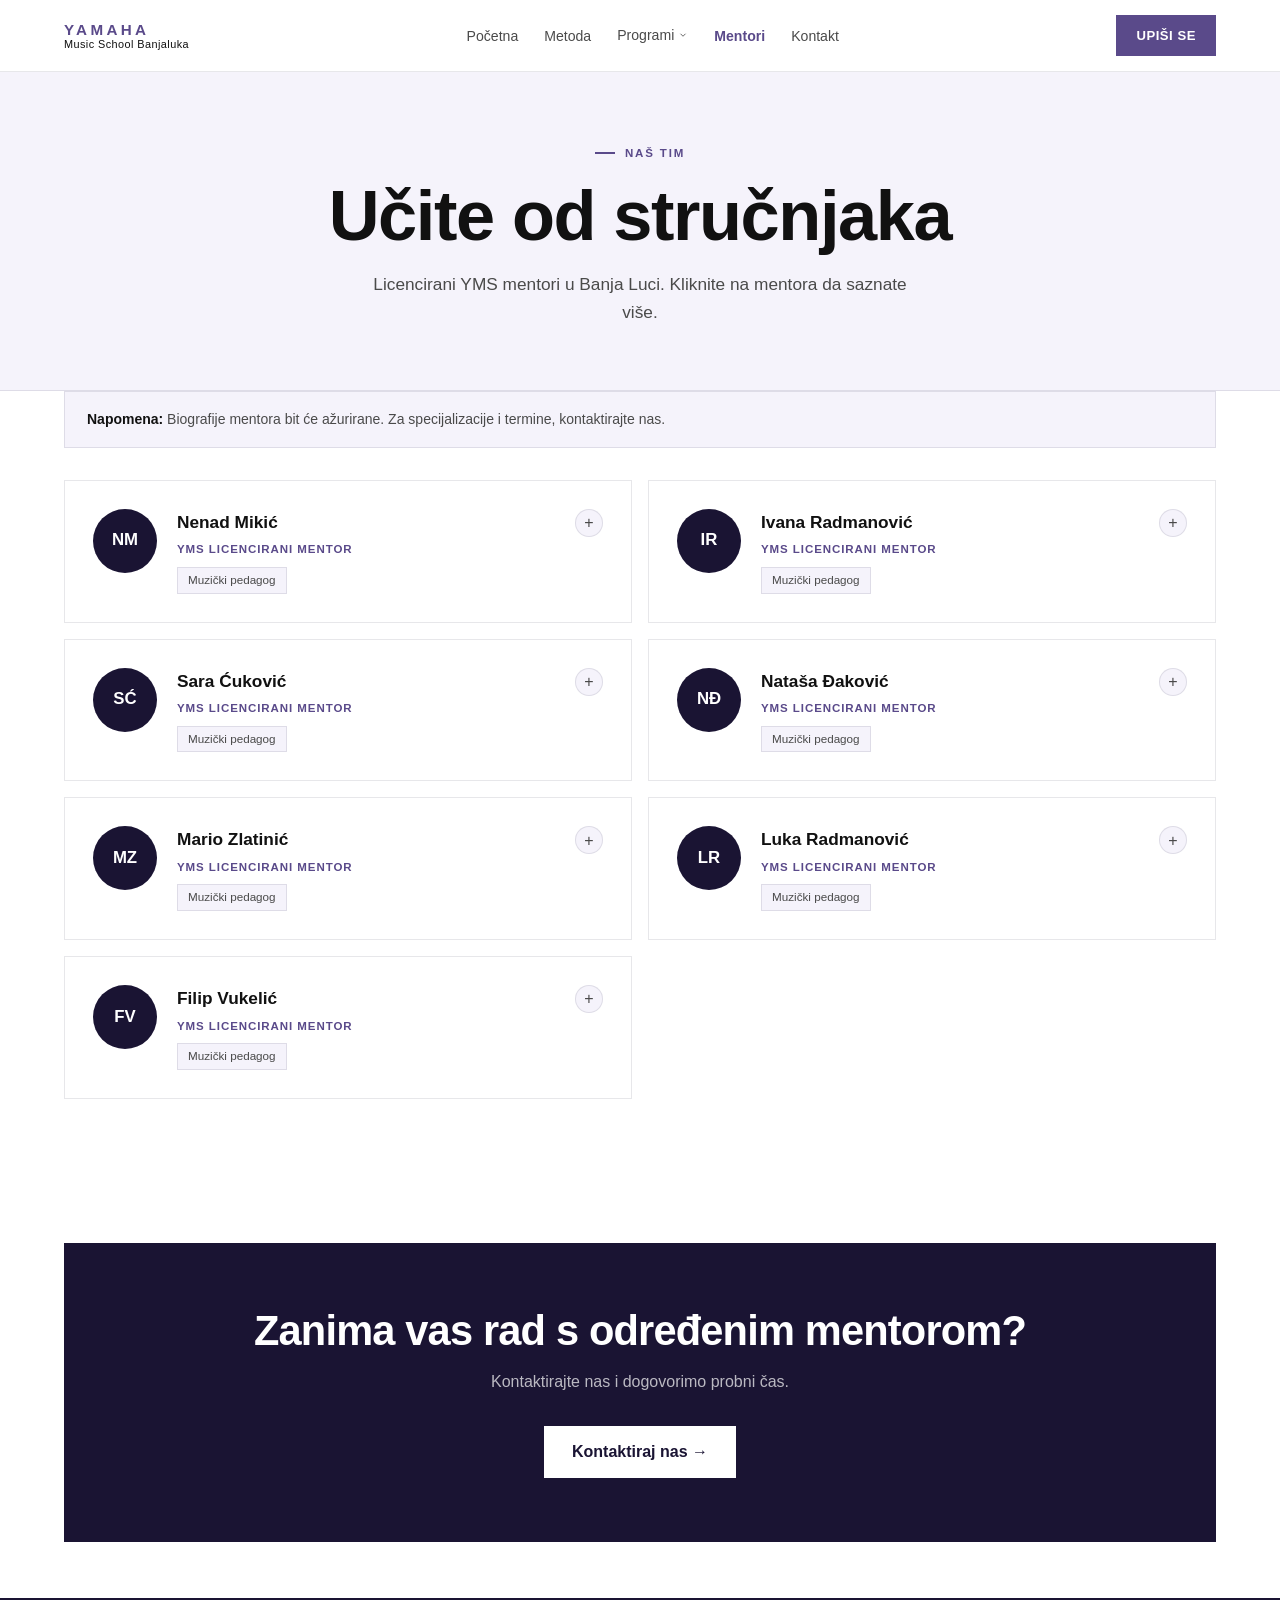
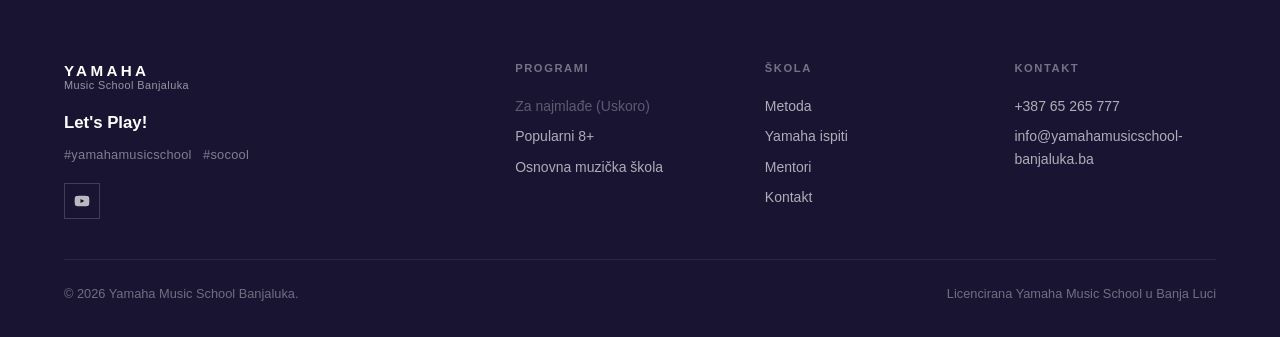
<file: mentori.html>
﻿<!DOCTYPE html>
<html lang="bs">
<head>
  <!-- Google tag (gtag.js) -->
  <script async src="https://www.googletagmanager.com/gtag/js?id=G-22XBC4V8VQ"></script>
  <script>
    window.dataLayer = window.dataLayer || [];
    function gtag(){dataLayer.push(arguments);}
    gtag('js', new Date());
    gtag('config', 'G-22XBC4V8VQ');
  </script>
  <meta charset="UTF-8" />
  <meta name="viewport" content="width=device-width, initial-scale=1.0" />
  <title>Mentori — Yamaha Music School Banjaluka</title>
  <meta name="description" content="Upoznajte YMS Banjaluka mentore — licencirani muzički pedagozi u Banja Luci." />
  <link rel="stylesheet" href="css/style.css" />
</head>
<body>

<nav class="nav scrolled">
  <div class="nav__inner">
    <a href="index.html" class="nav__logo">
      <span class="nav__wordmark">
        <span class="nav__wordmark-brand">Yamaha</span>
        <span class="nav__wordmark-sub">Music School Banjaluka</span>
      </span>
    </a>
    <ul class="nav__links">
      <li><a href="index.html" class="nav__link">Početna</a></li>
      <li><a href="metoda.html" class="nav__link">Metoda</a></li>
      <li class="nav__dropdown">
        <a href="programi.html" class="nav__link nav__dropdown-toggle">Programi</a>
        <div class="nav__dropdown-menu">
          <a href="javascript:void(0)" class="nav__dropdown-item is-soon" title="Dolazi uskoro">Za najmlađe<div class="nav__dropdown-item-sub">Uskoro</div></a>
          <a href="programi.html#popularni" class="nav__dropdown-item">Popularni kursevi<div class="nav__dropdown-item-sub">8+ godina</div></a>
          <a href="programi.html#ogsk" class="nav__dropdown-item">Osnovna muzička škola<div class="nav__dropdown-item-sub">Zvanično svjedočanstvo</div></a>
        </div>
      </li>
      <li><a href="mentori.html" class="nav__link">Mentori</a></li>
      <li><a href="kontakt.html" class="nav__link">Kontakt</a></li>
    </ul>
    <a href="kontakt.html#forma" class="nav__cta">Upiši se</a>
    <button class="nav__hamburger" aria-label="Otvori meni"><span></span><span></span><span></span></button>
  </div>
</nav>
<div class="nav__mobile">
  <button class="nav__mobile-close" aria-label="Zatvori">✕</button>
  <a href="index.html" class="nav__mobile-link">Početna</a>
  <a href="metoda.html" class="nav__mobile-link">Metoda</a>
  <a href="programi.html" class="nav__mobile-link">Programi</a>
  <a href="javascript:void(0)" class="nav__mobile-sub is-soon">↳ Za najmlađe (Uskoro)</a>
  <a href="programi.html#popularni" class="nav__mobile-sub">↳ Popularni kursevi</a>
  <a href="programi.html#ogsk" class="nav__mobile-sub">↳ Osnovna muzička škola</a>
  <a href="mentori.html" class="nav__mobile-link">Mentori</a>
  <a href="kontakt.html" class="nav__mobile-link">Kontakt</a>
  <a href="kontakt.html#forma" class="nav__mobile-cta">Upiši se</a>
</div>

<section class="page-hero">
  <div class="container">
    <div class="section-label" style="justify-content: center;">Naš tim</div>
    <h1>Učite od stručnjaka</h1>
    <p>Licencirani YMS mentori u Banja Luci. Kliknite na mentora da saznate više.</p>
  </div>
</section>

<section style="padding: 0 0 32px;">
  <div class="container">
    <div class="note-banner">
      <strong style="color: var(--text-1);">Napomena:</strong>
      Biografije mentora bit će ažurirane. Za specijalizacije i termine, kontaktirajte nas.
    </div>
  </div>
</section>

<section class="section" style="padding-top: 0;">
  <div class="container">
    <div class="mentors-list">

      <div id="mentor-nm" class="mentor-full-card reveal" onclick="toggleMentor(this)">
        <div class="mentor-full-card__top">
          <div class="mentor-full-card__avatar">NM</div>
          <div class="mentor-full-card__info">
            <div class="mentor-full-card__name">Nenad Mikić</div>
            <div class="mentor-full-card__role">YMS Licencirani mentor</div>
            <span class="mentor-full-card__tag">Muzički pedagog</span>
          </div>
          <div class="mentor-toggle">+</div>
        </div>
        <div class="mentor-full-card__body">
          <div class="mentor-full-card__bio">
            Nenad je licencirani Yamaha Music School mentor s bogatim pedagoškim iskustvom.
            Specijaliziran za muzičku edukaciju, predaje prema standardima Yamaha međunarodnog kurikuluma.
            <br><br>
            <em style="color: var(--text-3);">Detaljne informacije o specijalizacijama bit će dostupne uskoro.</em>
          </div>
        </div>
      </div>

      <div id="mentor-ir" class="mentor-full-card reveal reveal-delay-1" onclick="toggleMentor(this)">
        <div class="mentor-full-card__top">
          <div class="mentor-full-card__avatar">IR</div>
          <div class="mentor-full-card__info">
            <div class="mentor-full-card__name">Ivana Radmanović</div>
            <div class="mentor-full-card__role">YMS Licencirani mentor</div>
            <span class="mentor-full-card__tag">Muzički pedagog</span>
          </div>
          <div class="mentor-toggle">+</div>
        </div>
        <div class="mentor-full-card__body">
          <div class="mentor-full-card__bio">
            Ivana je licencirani YMS mentor s iskustvom u radu s učenicima svih uzrasta.
            Primjenjuje Yamaha metodu uz moderan i inspirativan pristup učenju.
            <br><br>
            <em style="color: var(--text-3);">Detaljne informacije o specijalizacijama bit će dostupne uskoro.</em>
          </div>
        </div>
      </div>

      <div id="mentor-sc" class="mentor-full-card reveal reveal-delay-2" onclick="toggleMentor(this)">
        <div class="mentor-full-card__top">
          <div class="mentor-full-card__avatar">SĆ</div>
          <div class="mentor-full-card__info">
            <div class="mentor-full-card__name">Sara Ćuković</div>
            <div class="mentor-full-card__role">YMS Licencirani mentor</div>
            <span class="mentor-full-card__tag">Muzički pedagog</span>
          </div>
          <div class="mentor-toggle">+</div>
        </div>
        <div class="mentor-full-card__body">
          <div class="mentor-full-card__bio">
            Sara je strastveni muzički pedagog i licencirani YMS mentor.
            Predaje prema Yamaha kurikulumu uz pažnju na razvoj muzikalnosti i kreativnog izraza.
            <br><br>
            <em style="color: var(--text-3);">Detaljne informacije o specijalizacijama bit će dostupne uskoro.</em>
          </div>
        </div>
      </div>

      <div id="mentor-nd" class="mentor-full-card reveal reveal-delay-1" onclick="toggleMentor(this)">
        <div class="mentor-full-card__top">
          <div class="mentor-full-card__avatar">NĐ</div>
          <div class="mentor-full-card__info">
            <div class="mentor-full-card__name">Nataša Đaković</div>
            <div class="mentor-full-card__role">YMS Licencirani mentor</div>
            <span class="mentor-full-card__tag">Muzički pedagog</span>
          </div>
          <div class="mentor-toggle">+</div>
        </div>
        <div class="mentor-full-card__body">
          <div class="mentor-full-card__bio">
            Nataša je iskusni muzički pedagog i licencirani YMS mentor.
            Njen pristup učenju spaja stručnost i toplinu.
            <br><br>
            <em style="color: var(--text-3);">Detaljne informacije o specijalizacijama bit će dostupne uskoro.</em>
          </div>
        </div>
      </div>

      <div id="mentor-mz" class="mentor-full-card reveal reveal-delay-2" onclick="toggleMentor(this)">
        <div class="mentor-full-card__top">
          <div class="mentor-full-card__avatar">MZ</div>
          <div class="mentor-full-card__info">
            <div class="mentor-full-card__name">Mario Zlatinić</div>
            <div class="mentor-full-card__role">YMS Licencirani mentor</div>
            <span class="mentor-full-card__tag">Muzički pedagog</span>
          </div>
          <div class="mentor-toggle">+</div>
        </div>
        <div class="mentor-full-card__body">
          <div class="mentor-full-card__bio">
            Mario je energičan i posvećen YMS mentor s profesionalnim muzičkim iskustvom.
            Predaje uz Yamaha standardiziranu metodu.
            <br><br>
            <em style="color: var(--text-3);">Detaljne informacije o specijalizacijama bit će dostupne uskoro.</em>
          </div>
        </div>
      </div>

      <div id="mentor-lr" class="mentor-full-card reveal reveal-delay-1" onclick="toggleMentor(this)">
        <div class="mentor-full-card__top">
          <div class="mentor-full-card__avatar">LR</div>
          <div class="mentor-full-card__info">
            <div class="mentor-full-card__name">Luka Radmanović</div>
            <div class="mentor-full-card__role">YMS Licencirani mentor</div>
            <span class="mentor-full-card__tag">Muzički pedagog</span>
          </div>
          <div class="mentor-toggle">+</div>
        </div>
        <div class="mentor-full-card__body">
          <div class="mentor-full-card__bio">
            Luka je mladi i talentirani muzički mentor koji predaje prema Yamaha metodi.
            <br><br>
            <em style="color: var(--text-3);">Detaljne informacije o specijalizacijama bit će dostupne uskoro.</em>
          </div>
        </div>
      </div>

      <div id="mentor-fv" class="mentor-full-card reveal reveal-delay-2" onclick="toggleMentor(this)">
        <div class="mentor-full-card__top">
          <div class="mentor-full-card__avatar">FV</div>
          <div class="mentor-full-card__info">
            <div class="mentor-full-card__name">Filip Vukelić</div>
            <div class="mentor-full-card__role">YMS Licencirani mentor</div>
            <span class="mentor-full-card__tag">Muzički pedagog</span>
          </div>
          <div class="mentor-toggle">+</div>
        </div>
        <div class="mentor-full-card__body">
          <div class="mentor-full-card__bio">
            Filip je posvećeni muzički pedagog i licencirani YMS mentor.
            Radi s učenicima različitih uzrasta prema Yamaha kurikulumu.
            <br><br>
            <em style="color: var(--text-3);">Detaljne informacije o specijalizacijama bit će dostupne uskoro.</em>
          </div>
        </div>
      </div>

    </div>
  </div>
</section>

<section class="section--sm">
  <div class="container">
    <div class="cta-strip reveal">
      <h2>Zanima vas rad s određenim mentorom?</h2>
      <p>Kontaktirajte nas i dogovorimo probni čas.</p>
      <a href="kontakt.html#forma" class="btn-white">Kontaktiraj nas →</a>
    </div>
  </div>
</section>

<footer class="footer">
  <div class="container">
    <div class="footer__grid">
      <div class="footer__brand">
        <a href="index.html" class="nav__logo">
          <span class="nav__wordmark">
            <span class="nav__wordmark-brand">Yamaha</span>
            <span class="nav__wordmark-sub">Music School Banjaluka</span>
          </span>
        </a>
        <p class="footer__motto">Let's Play!</p>
        <p class="footer__tags">#yamahamusicschool &nbsp; #socool</p>
        <div class="footer__social">
          <a href="https://www.youtube.com/channel/UCsOGHhHec_pMusw_hFD551A" target="_blank" rel="noopener" aria-label="YouTube">
            <svg width="16" height="16" viewBox="0 0 24 24" fill="currentColor"><path d="M22.54 6.42a2.78 2.78 0 0 0-1.95-1.97C18.88 4 12 4 12 4s-6.88 0-8.59.45A2.78 2.78 0 0 0 1.46 6.42 29 29 0 0 0 1 12a29 29 0 0 0 .46 5.58 2.78 2.78 0 0 0 1.95 1.97C5.12 20 12 20 12 20s6.88 0 8.59-.45a2.78 2.78 0 0 0 1.96-1.97A29 29 0 0 0 23 12a29 29 0 0 0-.46-5.58z"/><polygon points="9.75 15.02 15.5 12 9.75 8.98 9.75 15.02" fill="#111"/></svg>
          </a>
        </div>
      </div>
      <div class="footer__col">
        <h5>Programi</h5>
        <span class="is-soon">Za najmlađe (Uskoro)</span>
        <a href="programi.html#popularni">Popularni 8+</a>
        <a href="programi.html#ogsk">Osnovna muzička škola</a>
      </div>
      <div class="footer__col">
        <h5>Škola</h5>
        <a href="metoda.html">Metoda</a>
        <a href="yamaha-ispiti.html">Yamaha ispiti</a>
        <a href="mentori.html">Mentori</a>
        <a href="kontakt.html">Kontakt</a>
      </div>
      <div class="footer__col">
        <h5>Kontakt</h5>
        <a href="tel:+38765265777">+387 65 265 777</a>
        <a href="mailto:info@yamahamusicschool-banjaluka.ba">info@yamahamusicschool-banjaluka.ba</a>
      </div>
    </div>
    <div class="footer__bottom">
      <span>© 2026 Yamaha Music School Banjaluka.</span>
      <span>Licencirana Yamaha Music School u Banja Luci</span>
    </div>
  </div>
</footer>

<script src="js/main.js"></script>
<script>
function toggleMentor(card) {
  const isOpen = card.classList.contains('expanded');
  document.querySelectorAll('.mentor-full-card').forEach(c => c.classList.remove('expanded'));
  if (!isOpen) card.classList.add('expanded');
}

window.addEventListener('DOMContentLoaded', () => {
  if (window.location.hash) {
    const target = document.querySelector(window.location.hash);
    if (target && target.classList.contains('mentor-full-card')) {
      toggleMentor(target);
      setTimeout(() => {
        target.scrollIntoView({ behavior: 'smooth', block: 'center' });
      }, 100);
    }
  }
});
</script>
</body>
</html>
</file>
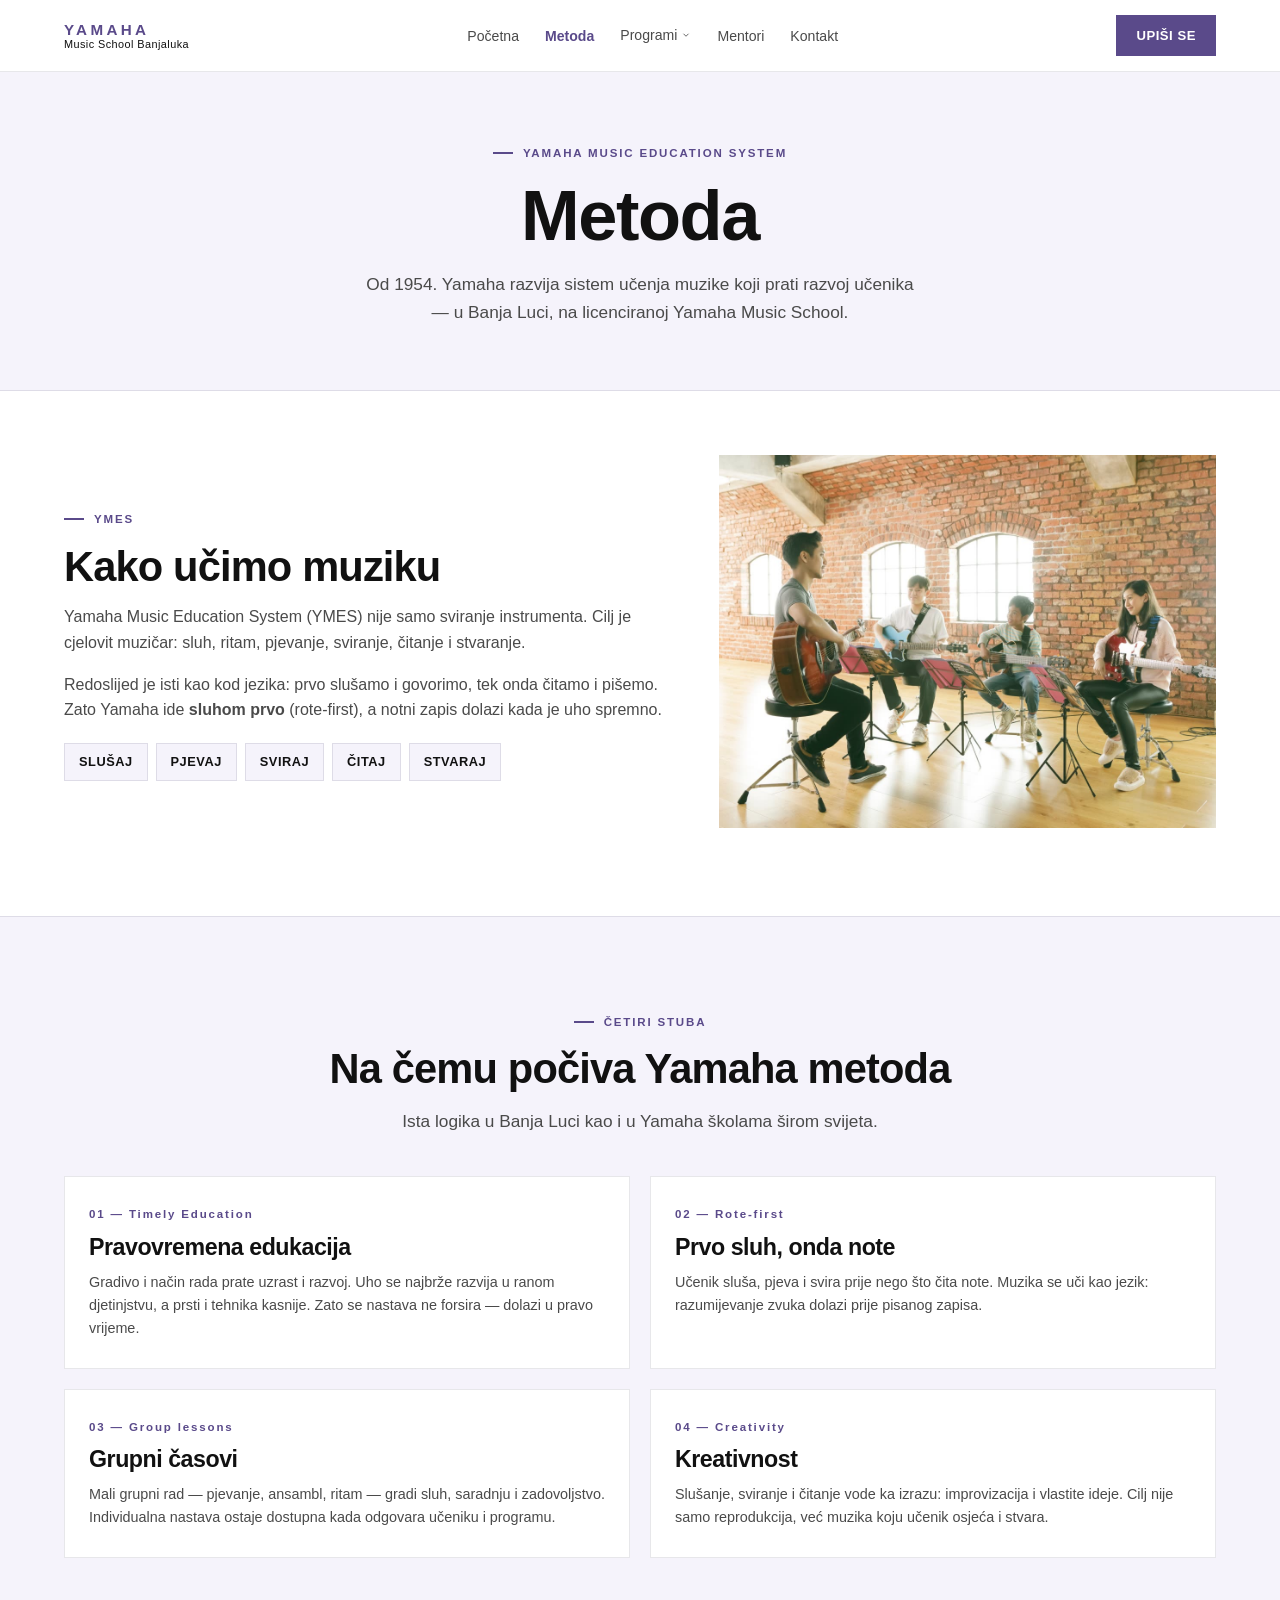
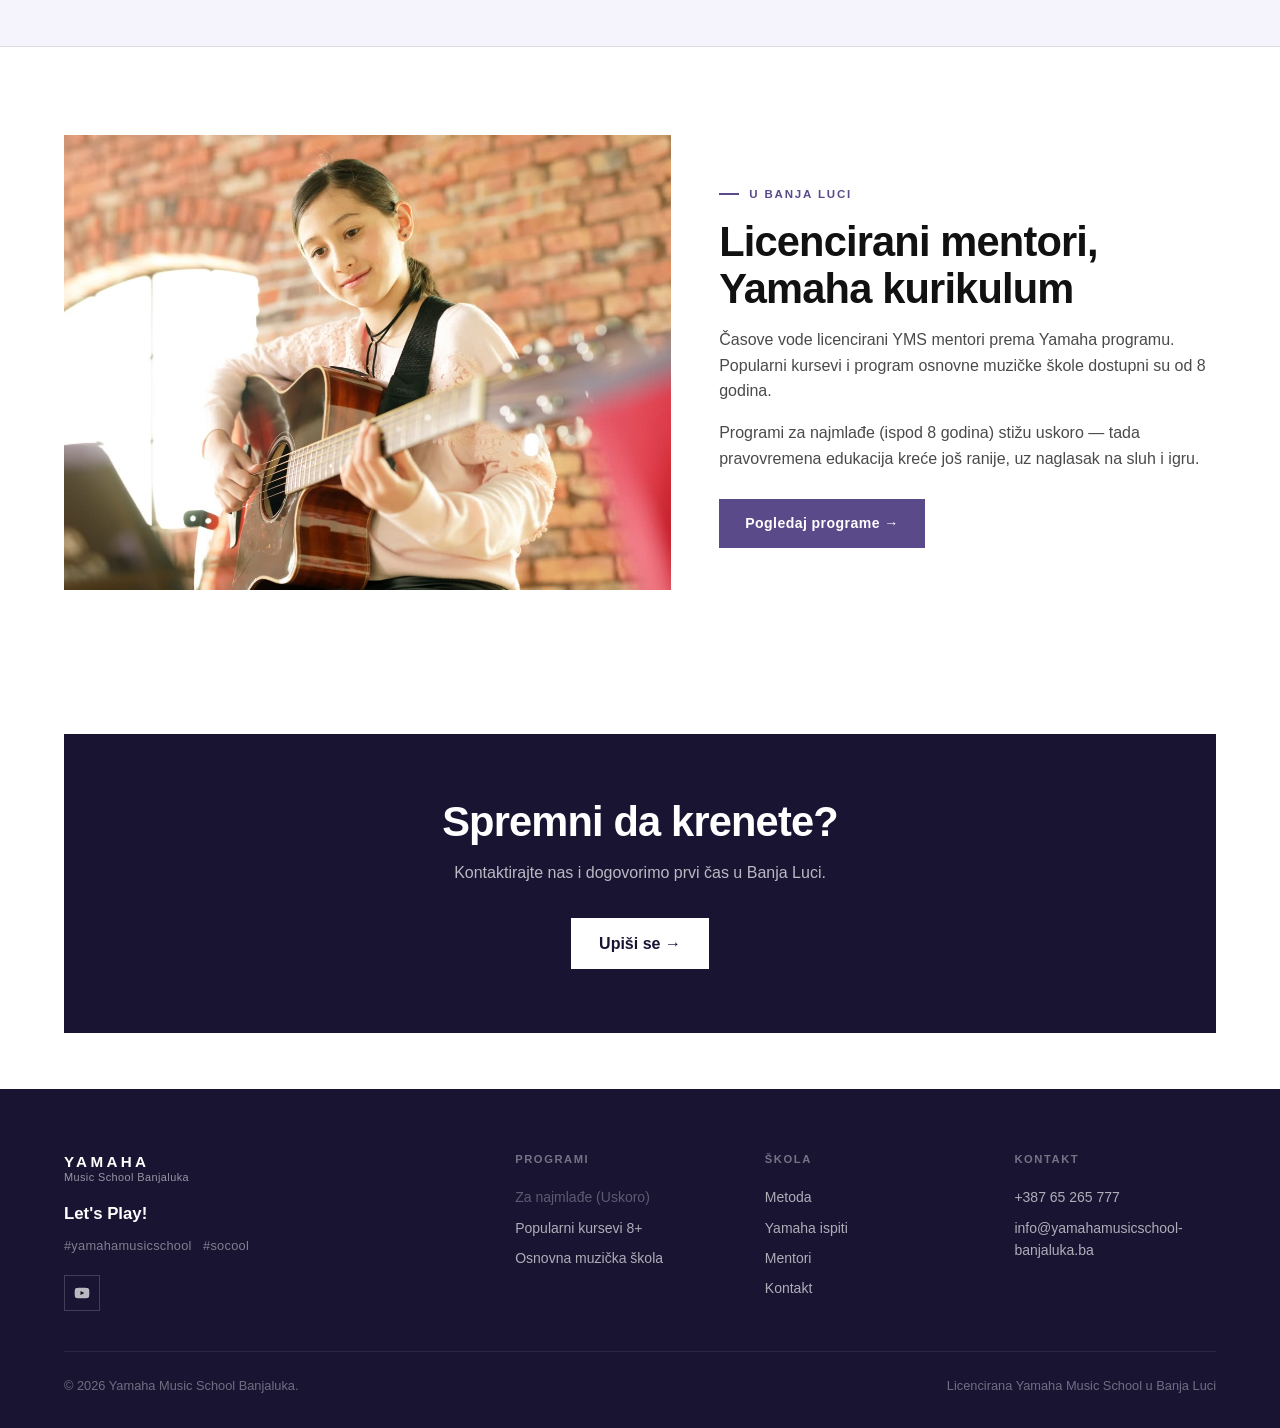
<file: metoda.html>
<!DOCTYPE html>
<html lang="bs">
<head>
  <!-- Google tag (gtag.js) -->
  <script async src="https://www.googletagmanager.com/gtag/js?id=G-22XBC4V8VQ"></script>
  <script>
    window.dataLayer = window.dataLayer || [];
    function gtag(){dataLayer.push(arguments);}
    gtag('js', new Date());
    gtag('config', 'G-22XBC4V8VQ');
  </script>
  <meta charset="UTF-8" />
  <meta name="viewport" content="width=device-width, initial-scale=1.0" />
  <title>Yamaha metoda — Yamaha Music School Banjaluka</title>
  <meta name="description" content="Yamaha Music Education System u Banja Luci — pravovremena edukacija, učenje sluhom, grupni časovi i kreativnost." />
  <link rel="stylesheet" href="css/style.css" />
</head>
<body>

<nav class="nav scrolled">
  <div class="nav__inner">
    <a href="index.html" class="nav__logo">
      <span class="nav__wordmark">
        <span class="nav__wordmark-brand">Yamaha</span>
        <span class="nav__wordmark-sub">Music School Banjaluka</span>
      </span>
    </a>
    <ul class="nav__links">
      <li><a href="index.html" class="nav__link">Početna</a></li>
      <li><a href="metoda.html" class="nav__link">Metoda</a></li>
      <li class="nav__dropdown">
        <a href="programi.html" class="nav__link nav__dropdown-toggle">Programi</a>
        <div class="nav__dropdown-menu">
          <a href="javascript:void(0)" class="nav__dropdown-item is-soon" title="Dolazi uskoro">Za najmlađe<div class="nav__dropdown-item-sub">Uskoro</div></a>
          <a href="programi.html#popularni" class="nav__dropdown-item">Popularni kursevi<div class="nav__dropdown-item-sub">8+ godina</div></a>
          <a href="programi.html#ogsk" class="nav__dropdown-item">Osnovna muzička škola<div class="nav__dropdown-item-sub">Zvanično svjedočanstvo</div></a>
        </div>
      </li>
      <li><a href="mentori.html" class="nav__link">Mentori</a></li>
      <li><a href="kontakt.html" class="nav__link">Kontakt</a></li>
    </ul>
    <a href="kontakt.html#forma" class="nav__cta">Upiši se</a>
    <button class="nav__hamburger" aria-label="Otvori meni"><span></span><span></span><span></span></button>
  </div>
</nav>
<div class="nav__mobile">
  <button class="nav__mobile-close" aria-label="Zatvori">✕</button>
  <a href="index.html" class="nav__mobile-link">Početna</a>
  <a href="metoda.html" class="nav__mobile-link">Metoda</a>
  <a href="programi.html" class="nav__mobile-link">Programi</a>
  <a href="javascript:void(0)" class="nav__mobile-sub is-soon">↳ Za najmlađe (Uskoro)</a>
  <a href="programi.html#popularni" class="nav__mobile-sub">↳ Popularni kursevi (8+)</a>
  <a href="programi.html#ogsk" class="nav__mobile-sub">↳ Osnovna muzička škola</a>
  <a href="mentori.html" class="nav__mobile-link">Mentori</a>
  <a href="kontakt.html" class="nav__mobile-link">Kontakt</a>
  <a href="kontakt.html#forma" class="nav__mobile-cta">Upiši se</a>
</div>

<section class="page-hero">
  <div class="container">
    <div class="section-label" style="justify-content:center;">Yamaha Music Education System</div>
    <h1>Metoda</h1>
    <p>Od 1954. Yamaha razvija sistem učenja muzike koji prati razvoj učenika — u Banja Luci, na licenciranoj Yamaha Music School.</p>
  </div>
</section>

<section class="section" style="padding-top: 64px;">
  <div class="container">
    <div class="method-split reveal">
      <div>
        <div class="section-label">YMES</div>
        <h2 class="section-title">Kako učimo muziku</h2>
        <p style="margin-bottom: 16px;">
          Yamaha Music Education System (YMES) nije samo sviranje instrumenta.
          Cilj je cjelovit muzičar: sluh, ritam, pjevanje, sviranje, čitanje i stvaranje.
        </p>
        <p>
          Redoslijed je isti kao kod jezika: prvo slušamo i govorimo, tek onda čitamo i pišemo.
          Zato Yamaha ide <strong>sluhom prvo</strong> (rote-first), a notni zapis dolazi kada je uho spremno.
        </p>
        <div class="sequence">
          <span>Slušaj</span>
          <span>Pjevaj</span>
          <span>Sviraj</span>
          <span>Čitaj</span>
          <span>Stvaraj</span>
        </div>
      </div>
      <img src="img/group-guitar.jpg" alt="Grupna nastava gitare — Yamaha metoda" />
    </div>
  </div>
</section>

<section class="section" style="background: var(--bg-1); border-top: 1px solid var(--border); border-bottom: 1px solid var(--border);">
  <div class="container">
    <div class="text-center reveal">
      <div class="section-label" style="justify-content:center;">Četiri stuba</div>
      <h2 class="section-title">Na čemu počiva Yamaha metoda</h2>
      <p class="section-sub" style="margin: 0 auto 40px;">
        Ista logika u Banja Luci kao i u Yamaha školama širom svijeta.
      </p>
    </div>
    <div class="pillar-grid reveal">
      <article class="pillar-card">
        <div class="pillar-card__num">01 — Timely Education</div>
        <h3>Pravovremena edukacija</h3>
        <p>
          Gradivo i način rada prate uzrast i razvoj. Uho se najbrže razvija u ranom djetinjstvu,
          a prsti i tehnika kasnije. Zato se nastava ne forsira — dolazi u pravo vrijeme.
        </p>
      </article>
      <article class="pillar-card">
        <div class="pillar-card__num">02 — Rote-first</div>
        <h3>Prvo sluh, onda note</h3>
        <p>
          Učenik sluša, pjeva i svira prije nego što čita note. Muzika se uči kao jezik:
          razumijevanje zvuka dolazi prije pisanog zapisa.
        </p>
      </article>
      <article class="pillar-card">
        <div class="pillar-card__num">03 — Group lessons</div>
        <h3>Grupni časovi</h3>
        <p>
          Mali grupni rad — pjevanje, ansambl, ritam — gradi sluh, saradnju i zadovoljstvo.
          Individualna nastava ostaje dostupna kada odgovara učeniku i programu.
        </p>
      </article>
      <article class="pillar-card">
        <div class="pillar-card__num">04 — Creativity</div>
        <h3>Kreativnost</h3>
        <p>
          Slušanje, sviranje i čitanje vode ka izrazu: improvizacija i vlastite ideje.
          Cilj nije samo reprodukcija, već muzika koju učenik osjeća i stvara.
        </p>
      </article>
    </div>
  </div>
</section>

<section class="section">
  <div class="container">
    <div class="method-split reveal">
      <img src="img/individual-guitar.jpg" alt="Individualna nastava gitare" />
      <div>
        <div class="section-label">U Banja Luci</div>
        <h2 class="section-title">Licencirani mentori, Yamaha kurikulum</h2>
        <p style="margin-bottom: 16px;">
          Časove vode licencirani YMS mentori prema Yamaha programu.
          Popularni kursevi i program osnovne muzičke škole dostupni su od 8 godina.
        </p>
        <p style="margin-bottom: 28px;">
          Programi za najmlađe (ispod 8 godina) stižu uskoro — tada pravovremena edukacija
          kreće još ranije, uz naglasak na sluh i igru.
        </p>
        <a href="programi.html" class="btn btn-primary">Pogledaj programe →</a>
      </div>
    </div>
  </div>
</section>

<section class="section--sm">
  <div class="container">
    <div class="cta-strip reveal">
      <h2>Spremni da krenete?</h2>
      <p>Kontaktirajte nas i dogovorimo prvi čas u Banja Luci.</p>
      <a href="kontakt.html#forma" class="btn-white">Upiši se →</a>
    </div>
  </div>
</section>

<footer class="footer">
  <div class="container">
    <div class="footer__grid">
      <div class="footer__brand">
        <a href="index.html" class="nav__logo">
          <span class="nav__wordmark">
            <span class="nav__wordmark-brand">Yamaha</span>
            <span class="nav__wordmark-sub">Music School Banjaluka</span>
          </span>
        </a>
        <p class="footer__motto">Let's Play!</p>
        <p class="footer__tags">#yamahamusicschool &nbsp; #socool</p>
        <div class="footer__social">
          <a href="https://www.youtube.com/channel/UCsOGHhHec_pMusw_hFD551A" target="_blank" rel="noopener" aria-label="YouTube">
            <svg width="16" height="16" viewBox="0 0 24 24" fill="currentColor"><path d="M22.54 6.42a2.78 2.78 0 0 0-1.95-1.97C18.88 4 12 4 12 4s-6.88 0-8.59.45A2.78 2.78 0 0 0 1.46 6.42 29 29 0 0 0 1 12a29 29 0 0 0 .46 5.58 2.78 2.78 0 0 0 1.95 1.97C5.12 20 12 20 12 20s6.88 0 8.59-.45a2.78 2.78 0 0 0 1.96-1.97A29 29 0 0 0 23 12a29 29 0 0 0-.46-5.58z"/><polygon points="9.75 15.02 15.5 12 9.75 8.98 9.75 15.02" fill="#111"/></svg>
          </a>
        </div>
      </div>
      <div class="footer__col">
        <h5>Programi</h5>
        <span class="is-soon">Za najmlađe (Uskoro)</span>
        <a href="programi.html#popularni">Popularni kursevi 8+</a>
        <a href="programi.html#ogsk">Osnovna muzička škola</a>
      </div>
      <div class="footer__col">
        <h5>Škola</h5>
        <a href="metoda.html">Metoda</a>
        <a href="yamaha-ispiti.html">Yamaha ispiti</a>
        <a href="mentori.html">Mentori</a>
        <a href="kontakt.html">Kontakt</a>
      </div>
      <div class="footer__col">
        <h5>Kontakt</h5>
        <a href="tel:+38765265777">+387 65 265 777</a>
        <a href="mailto:info@yamahamusicschool-banjaluka.ba">info@yamahamusicschool-banjaluka.ba</a>
      </div>
    </div>
    <div class="footer__bottom">
      <span>© 2026 Yamaha Music School Banjaluka.</span>
      <span>Licencirana Yamaha Music School u Banja Luci</span>
    </div>
  </div>
</footer>

<script src="js/main.js"></script>
</body>
</html>
</file>
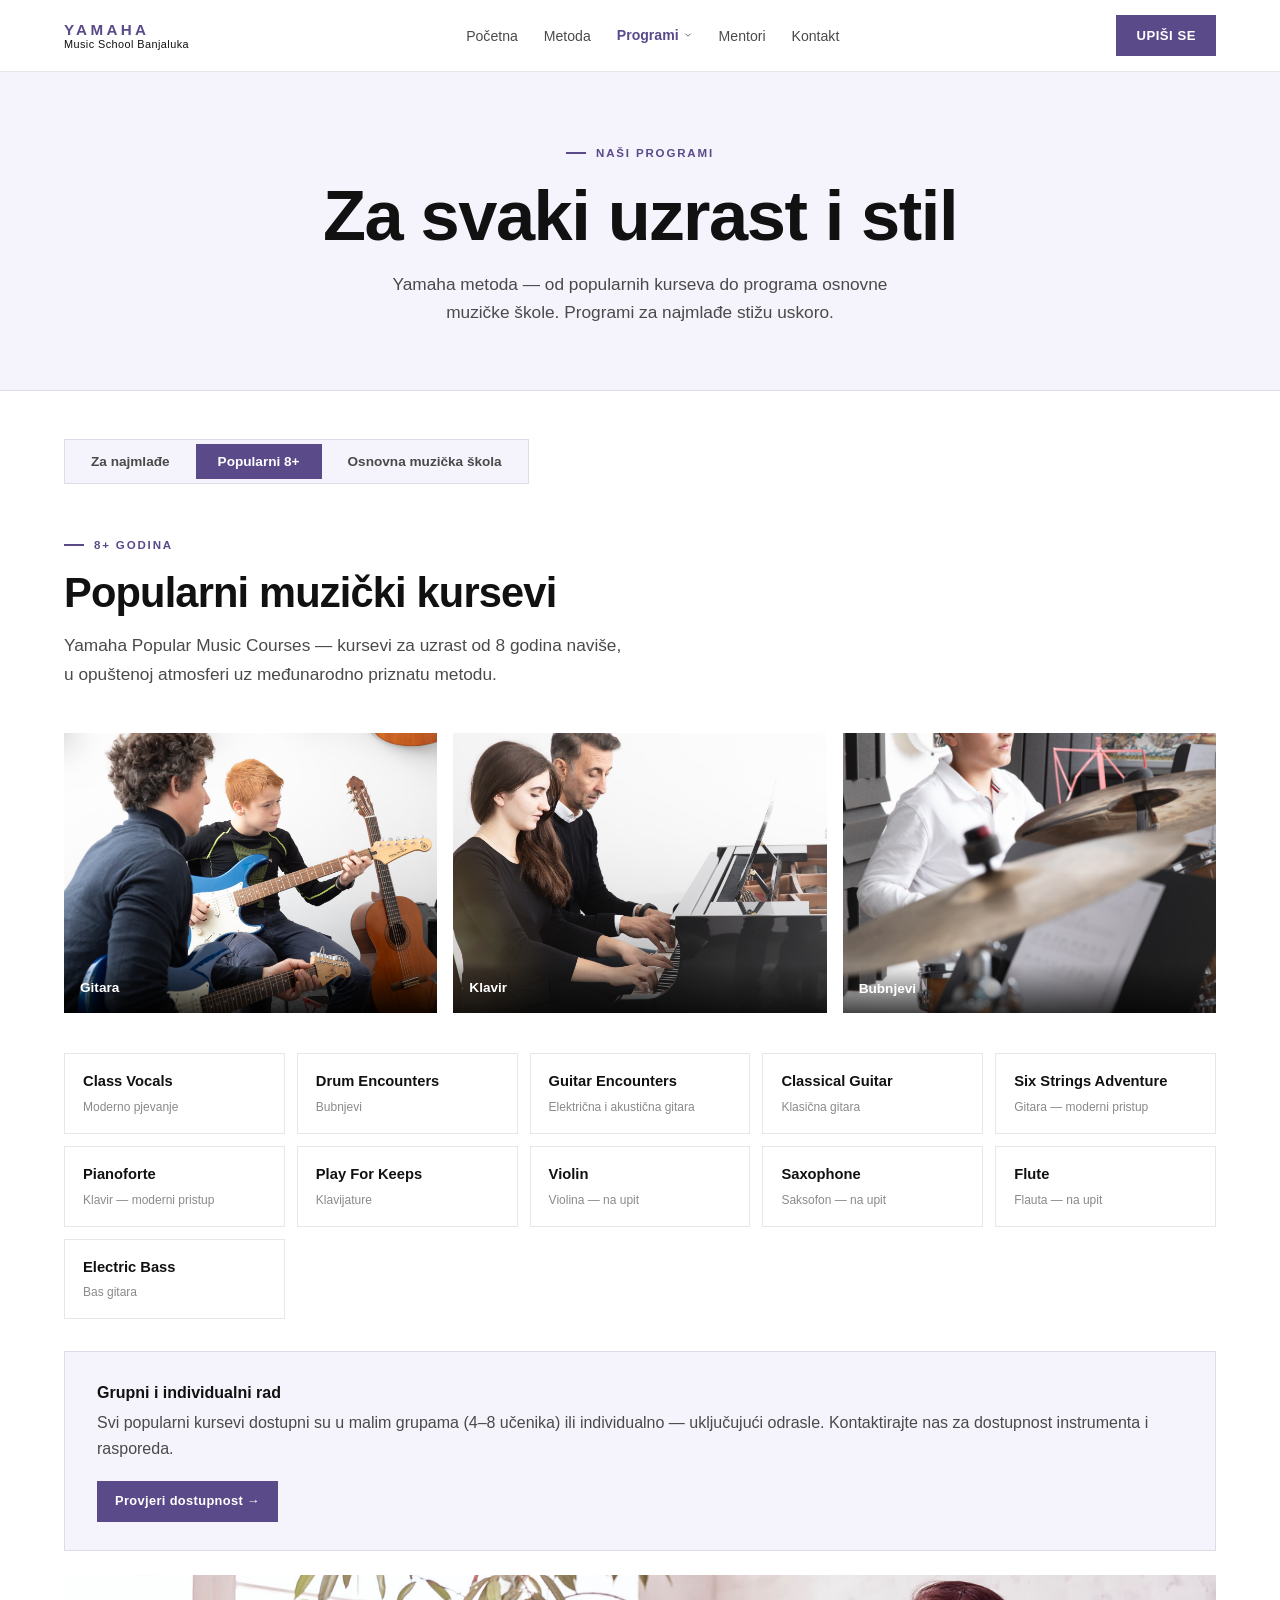
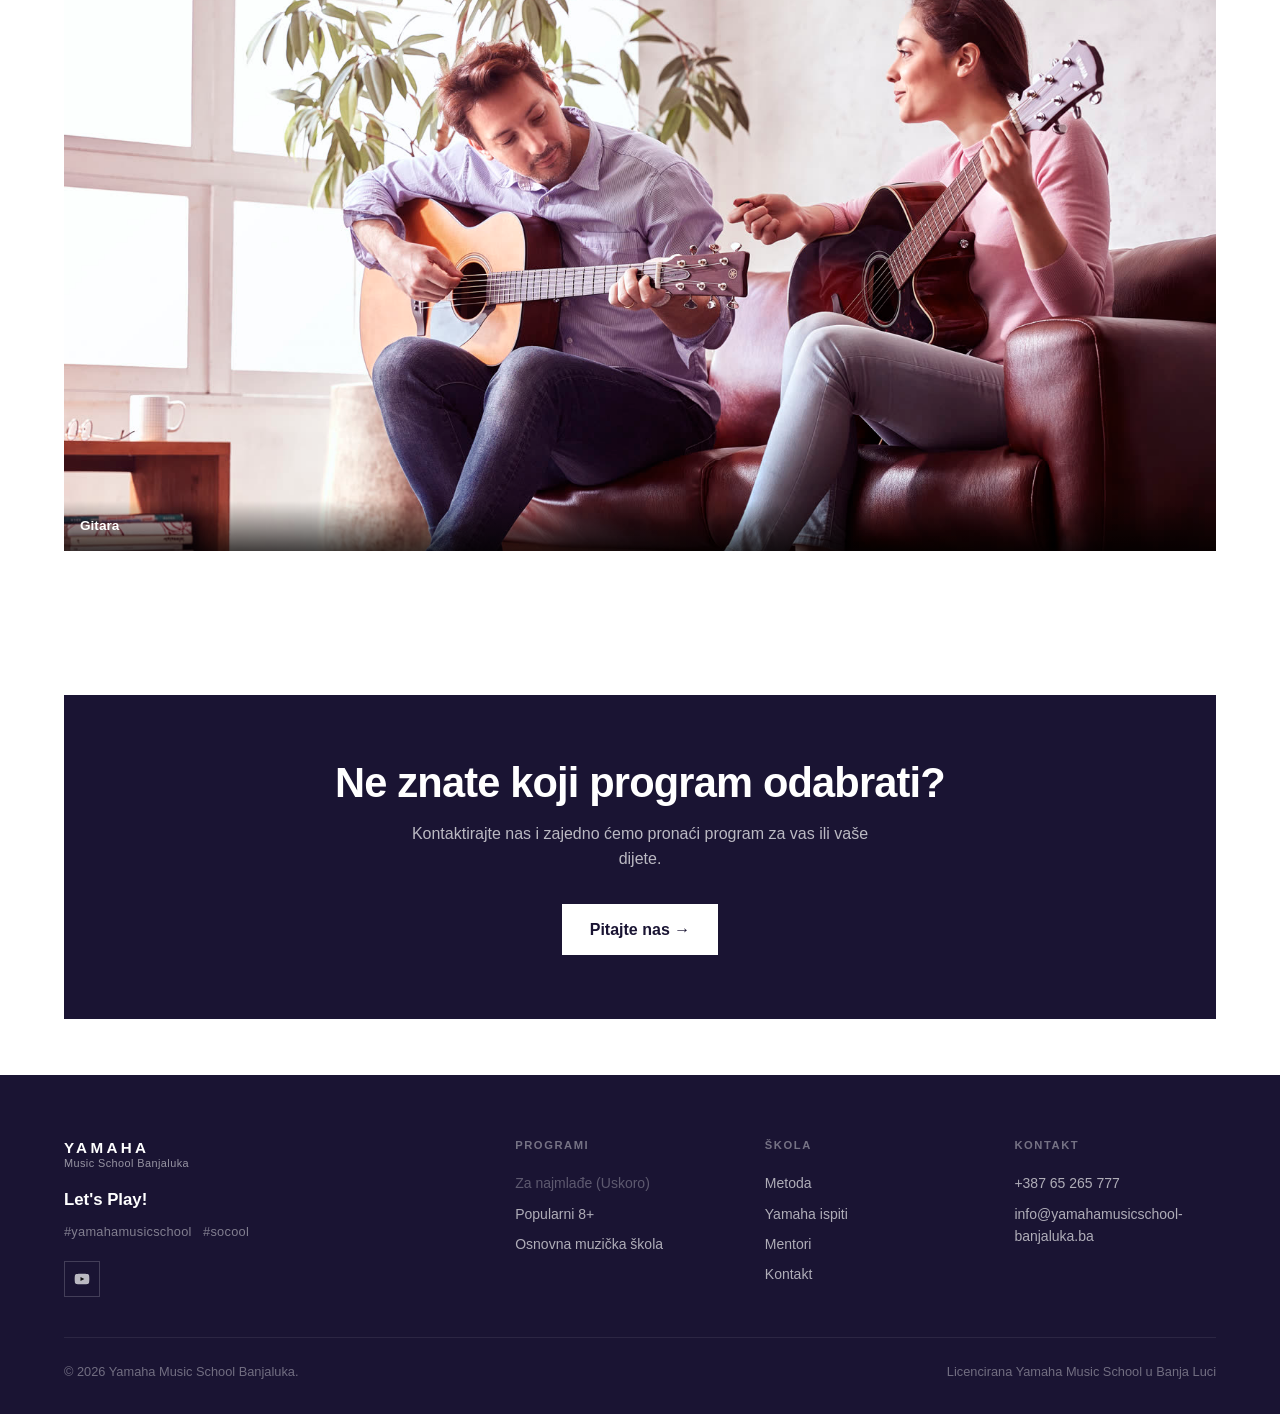
<file: programi.html>
﻿<!DOCTYPE html>
<html lang="bs">
<head>
  <!-- Google tag (gtag.js) -->
  <script async src="https://www.googletagmanager.com/gtag/js?id=G-22XBC4V8VQ"></script>
  <script>
    window.dataLayer = window.dataLayer || [];
    function gtag(){dataLayer.push(arguments);}
    gtag('js', new Date());
    gtag('config', 'G-22XBC4V8VQ');
  </script>
  <meta charset="UTF-8" />
  <meta name="viewport" content="width=device-width, initial-scale=1.0" />
  <title>Programi — Yamaha Music School Banjaluka</title>
  <meta name="description" content="Yamaha Music School Banjaluka programi — popularni kursevi 8+ i osnovna muzička škola. Programi za najmlađe uskoro." />
  <link rel="stylesheet" href="css/style.css" />
</head>
<body>

<nav class="nav scrolled">
  <div class="nav__inner">
    <a href="index.html" class="nav__logo">
      <span class="nav__wordmark">
        <span class="nav__wordmark-brand">Yamaha</span>
        <span class="nav__wordmark-sub">Music School Banjaluka</span>
      </span>
    </a>
    <ul class="nav__links">
      <li><a href="index.html" class="nav__link">Početna</a></li>
      <li><a href="metoda.html" class="nav__link">Metoda</a></li>
      <li class="nav__dropdown">
        <a href="programi.html" class="nav__link nav__dropdown-toggle">Programi</a>
        <div class="nav__dropdown-menu">
          <a href="javascript:void(0)" class="nav__dropdown-item is-soon" title="Dolazi uskoro">Za najmlađe<div class="nav__dropdown-item-sub">Uskoro</div></a>
          <a href="#popularni" class="nav__dropdown-item">Popularni kursevi<div class="nav__dropdown-item-sub">8+ godina</div></a>
          <a href="#ogsk" class="nav__dropdown-item">Osnovna muzička škola<div class="nav__dropdown-item-sub">Zvanično svjedočanstvo</div></a>
        </div>
      </li>
      <li><a href="mentori.html" class="nav__link">Mentori</a></li>
      <li><a href="kontakt.html" class="nav__link">Kontakt</a></li>
    </ul>
    <a href="kontakt.html#forma" class="nav__cta">Upiši se</a>
    <button class="nav__hamburger" aria-label="Otvori meni"><span></span><span></span><span></span></button>
  </div>
</nav>
<div class="nav__mobile">
  <button class="nav__mobile-close" aria-label="Zatvori">✕</button>
  <a href="index.html" class="nav__mobile-link">Početna</a>
  <a href="metoda.html" class="nav__mobile-link">Metoda</a>
  <a href="programi.html" class="nav__mobile-link">Programi</a>
  <a href="javascript:void(0)" class="nav__mobile-sub is-soon">↳ Za najmlađe (Uskoro)</a>
  <a href="#popularni" class="nav__mobile-sub">↳ Popularni kursevi (8+)</a>
  <a href="#ogsk" class="nav__mobile-sub">↳ Osnovna muzička škola</a>
  <a href="mentori.html" class="nav__mobile-link">Mentori</a>
  <a href="kontakt.html" class="nav__mobile-link">Kontakt</a>
  <a href="kontakt.html#forma" class="nav__mobile-cta">Upiši se</a>
</div>

<section class="page-hero">
  <div class="container">
    <div class="section-label" style="justify-content:center;">Naši programi</div>
    <h1>Za svaki uzrast i stil</h1>
    <p>Yamaha metoda — od popularnih kurseva do programa osnovne muzičke škole. Programi za najmlađe stižu uskoro.</p>
  </div>
</section>

<section class="section" style="padding-top: 48px;">
  <div class="container programs-tabs">
    <div class="tab-bar">
      <button class="tab-btn" type="button">Za najmlađe</button>
      <button class="tab-btn active" type="button">Popularni 8+</button>
      <button class="tab-btn" type="button">Osnovna muzička škola</button>
    </div>

    <div class="tab-panel" id="najmlade">
      <div class="section-label">Uskoro</div>
      <h2 class="section-title">Programi za najmlađe</h2>
      <p class="section-sub">
        Yamaha edukacija kreće od najranije dobi. Svaki program prati razvojnu fazu djeteta.
        Trenutno su dostupni programi od 8 godina naviše.
      </p>
      <div class="info-box">
        <h4 style="margin-bottom: 8px;">Kako se prijaviti?</h4>
        <p style="margin-bottom: 20px;">Upis na dostupne programe (8+) moguć je tokom cijele godine. Kontaktirajte nas za probni čas.</p>
        <a href="kontakt.html#forma" class="btn btn-primary btn-sm">Kontaktiraj nas →</a>
      </div>
    </div>

    <div class="tab-panel active" id="popularni">
      <div class="section-label">8+ godina</div>
      <h2 class="section-title">Popularni muzički kursevi</h2>
      <p class="section-sub">
        Yamaha Popular Music Courses — kursevi za uzrast od 8 godina naviše,
        u opuštenoj atmosferi uz međunarodno priznatu metodu.
      </p>

      <div class="feature-photos">
        <figure class="feature-photo">
          <img src="img/electric-guitars.jpg" alt="Gitare u školi" />
          <figcaption class="feature-photo__label">Gitara</figcaption>
        </figure>
        <figure class="feature-photo">
          <img src="img/piano-lesson.jpg" alt="Nastava klavira" />
          <figcaption class="feature-photo__label">Klavir</figcaption>
        </figure>
        <figure class="feature-photo">
          <img src="img/drums-teen.jpg" alt="Nastava bubnjeva" />
          <figcaption class="feature-photo__label">Bubnjevi</figcaption>
        </figure>
      </div>

      <div class="instrument-list">
        <div class="instrument-card">
          <div class="instrument-card__name">Class Vocals</div>
          <div class="instrument-card__sub">Moderno pjevanje</div>
        </div>
        <div class="instrument-card">
          <div class="instrument-card__name">Drum Encounters</div>
          <div class="instrument-card__sub">Bubnjevi</div>
        </div>
        <div class="instrument-card">
          <div class="instrument-card__name">Guitar Encounters</div>
          <div class="instrument-card__sub">Električna i akustična gitara</div>
        </div>
        <div class="instrument-card">
          <div class="instrument-card__name">Classical Guitar</div>
          <div class="instrument-card__sub">Klasična gitara</div>
        </div>
        <div class="instrument-card">
          <div class="instrument-card__name">Six Strings Adventure</div>
          <div class="instrument-card__sub">Gitara — moderni pristup</div>
        </div>
        <div class="instrument-card">
          <div class="instrument-card__name">Pianoforte</div>
          <div class="instrument-card__sub">Klavir — moderni pristup</div>
        </div>
        <div class="instrument-card">
          <div class="instrument-card__name">Play For Keeps</div>
          <div class="instrument-card__sub">Klavijature</div>
        </div>
        <div class="instrument-card">
          <div class="instrument-card__name">Violin</div>
          <div class="instrument-card__sub">Violina — na upit</div>
        </div>
        <div class="instrument-card">
          <div class="instrument-card__name">Saxophone</div>
          <div class="instrument-card__sub">Saksofon — na upit</div>
        </div>
        <div class="instrument-card">
          <div class="instrument-card__name">Flute</div>
          <div class="instrument-card__sub">Flauta — na upit</div>
        </div>
        <div class="instrument-card">
          <div class="instrument-card__name">Electric Bass</div>
          <div class="instrument-card__sub">Bas gitara</div>
        </div>
      </div>

      <div class="info-box">
        <p style="margin-bottom: 4px; color: var(--text-1); font-weight: 600;">Grupni i individualni rad</p>
        <p>Svi popularni kursevi dostupni su u malim grupama (4–8 učenika) ili individualno — uključujući odrasle. Kontaktirajte nas za dostupnost instrumenta i rasporeda.</p>
        <a href="kontakt.html#forma" style="margin-top: 20px;" class="btn btn-primary btn-sm">Provjeri dostupnost →</a>
      </div>
      <figure class="feature-photo" style="margin-top: 24px; aspect-ratio: 16 / 8;">
        <img src="img/adults-acoustic.jpg" alt="Djeca s akustičnim gitarama" />
        <figcaption class="feature-photo__label">Gitara</figcaption>
      </figure>
    </div>

    <div class="tab-panel" id="ogsk">
      <div class="section-label">Zvanično svjedočanstvo</div>
      <h2 class="section-title">Program osnovne muzičke škole</h2>
      <p class="section-sub">
        Nastava prema zvaničnom nastavnom planu i programu. Kod ovlaštenih partnera
        polaže se ispit i stječe se zvanično svjedočanstvo.
      </p>

      <div class="feature-photos" style="grid-template-columns: 1fr 1fr;">
        <figure class="feature-photo">
          <img src="img/piano-digitals.jpg" alt="Klavir — OGŠ program" />
          <figcaption class="feature-photo__label">Klavir</figcaption>
        </figure>
        <figure class="feature-photo">
          <img src="img/lesson-guitar-mentor.jpg" alt="Gitara — OGŠ program" />
          <figcaption class="feature-photo__label">Gitara</figcaption>
        </figure>
      </div>

      <div class="instrument-list">
        <div class="instrument-card">
          <div class="instrument-card__name">Klavir</div>
          <div class="instrument-card__sub">Individualna nastava · svjedočanstvo</div>
        </div>
        <div class="instrument-card">
          <div class="instrument-card__name">Gitara</div>
          <div class="instrument-card__sub">Klasična gitara · svjedočanstvo</div>
        </div>
        <div class="instrument-card">
          <div class="instrument-card__name">Flauta</div>
          <div class="instrument-card__sub">Tehnička i umjetnička priprema</div>
        </div>
        <div class="instrument-card">
          <div class="instrument-card__name">Violina</div>
          <div class="instrument-card__sub">OGŠ program · svjedočanstvo</div>
        </div>
        <div class="instrument-card">
          <div class="instrument-card__name">Truba</div>
          <div class="instrument-card__sub">OGŠ program · svjedočanstvo</div>
        </div>
        <div class="instrument-card">
          <div class="instrument-card__name">Saksofon</div>
          <div class="instrument-card__sub">OGŠ program · svjedočanstvo</div>
        </div>
        <div class="instrument-card">
          <div class="instrument-card__name">Trombon</div>
          <div class="instrument-card__sub">OGŠ program · svjedočanstvo</div>
        </div>
      </div>

      <div class="info-box">
        <h4 style="margin-bottom: 8px;">Provjerite dostupnost</h4>
        <p style="margin-bottom: 20px;">Pišite nam i provjerite koji su predmeti OGŠ programa dostupni u Banja Luci i kada su termini.</p>
        <a href="kontakt.html#forma" class="btn btn-primary btn-sm">Pišite nam →</a>
      </div>
    </div>
  </div>
</section>

<section class="section--sm">
  <div class="container">
    <div class="cta-strip reveal">
      <h2>Ne znate koji program odabrati?</h2>
      <p>Kontaktirajte nas i zajedno ćemo pronaći program za vas ili vaše dijete.</p>
      <a href="kontakt.html#forma" class="btn-white">Pitajte nas →</a>
    </div>
  </div>
</section>

<footer class="footer">
  <div class="container">
    <div class="footer__grid">
      <div class="footer__brand">
        <a href="index.html" class="nav__logo">
          <span class="nav__wordmark">
            <span class="nav__wordmark-brand">Yamaha</span>
            <span class="nav__wordmark-sub">Music School Banjaluka</span>
          </span>
        </a>
        <p class="footer__motto">Let's Play!</p>
        <p class="footer__tags">#yamahamusicschool &nbsp; #socool</p>
        <div class="footer__social">
          <a href="https://www.youtube.com/channel/UCsOGHhHec_pMusw_hFD551A" target="_blank" rel="noopener" aria-label="YouTube">
            <svg width="16" height="16" viewBox="0 0 24 24" fill="currentColor"><path d="M22.54 6.42a2.78 2.78 0 0 0-1.95-1.97C18.88 4 12 4 12 4s-6.88 0-8.59.45A2.78 2.78 0 0 0 1.46 6.42 29 29 0 0 0 1 12a29 29 0 0 0 .46 5.58 2.78 2.78 0 0 0 1.95 1.97C5.12 20 12 20 12 20s6.88 0 8.59-.45a2.78 2.78 0 0 0 1.96-1.97A29 29 0 0 0 23 12a29 29 0 0 0-.46-5.58z"/><polygon points="9.75 15.02 15.5 12 9.75 8.98 9.75 15.02" fill="#111"/></svg>
          </a>
        </div>
      </div>
      <div class="footer__col">
        <h5>Programi</h5>
        <span class="is-soon">Za najmlađe (Uskoro)</span>
        <a href="#popularni">Popularni 8+</a>
        <a href="#ogsk">Osnovna muzička škola</a>
      </div>
      <div class="footer__col">
        <h5>Škola</h5>
        <a href="metoda.html">Metoda</a>
        <a href="yamaha-ispiti.html">Yamaha ispiti</a>
        <a href="mentori.html">Mentori</a>
        <a href="kontakt.html">Kontakt</a>
      </div>
      <div class="footer__col">
        <h5>Kontakt</h5>
        <a href="tel:+38765265777">+387 65 265 777</a>
        <a href="mailto:info@yamahamusicschool-banjaluka.ba">info@yamahamusicschool-banjaluka.ba</a>
      </div>
    </div>
    <div class="footer__bottom">
      <span>© 2026 Yamaha Music School Banjaluka.</span>
      <span>Licencirana Yamaha Music School u Banja Luci</span>
    </div>
  </div>
</footer>

<script src="js/main.js"></script>
</body>
</html>
</file>
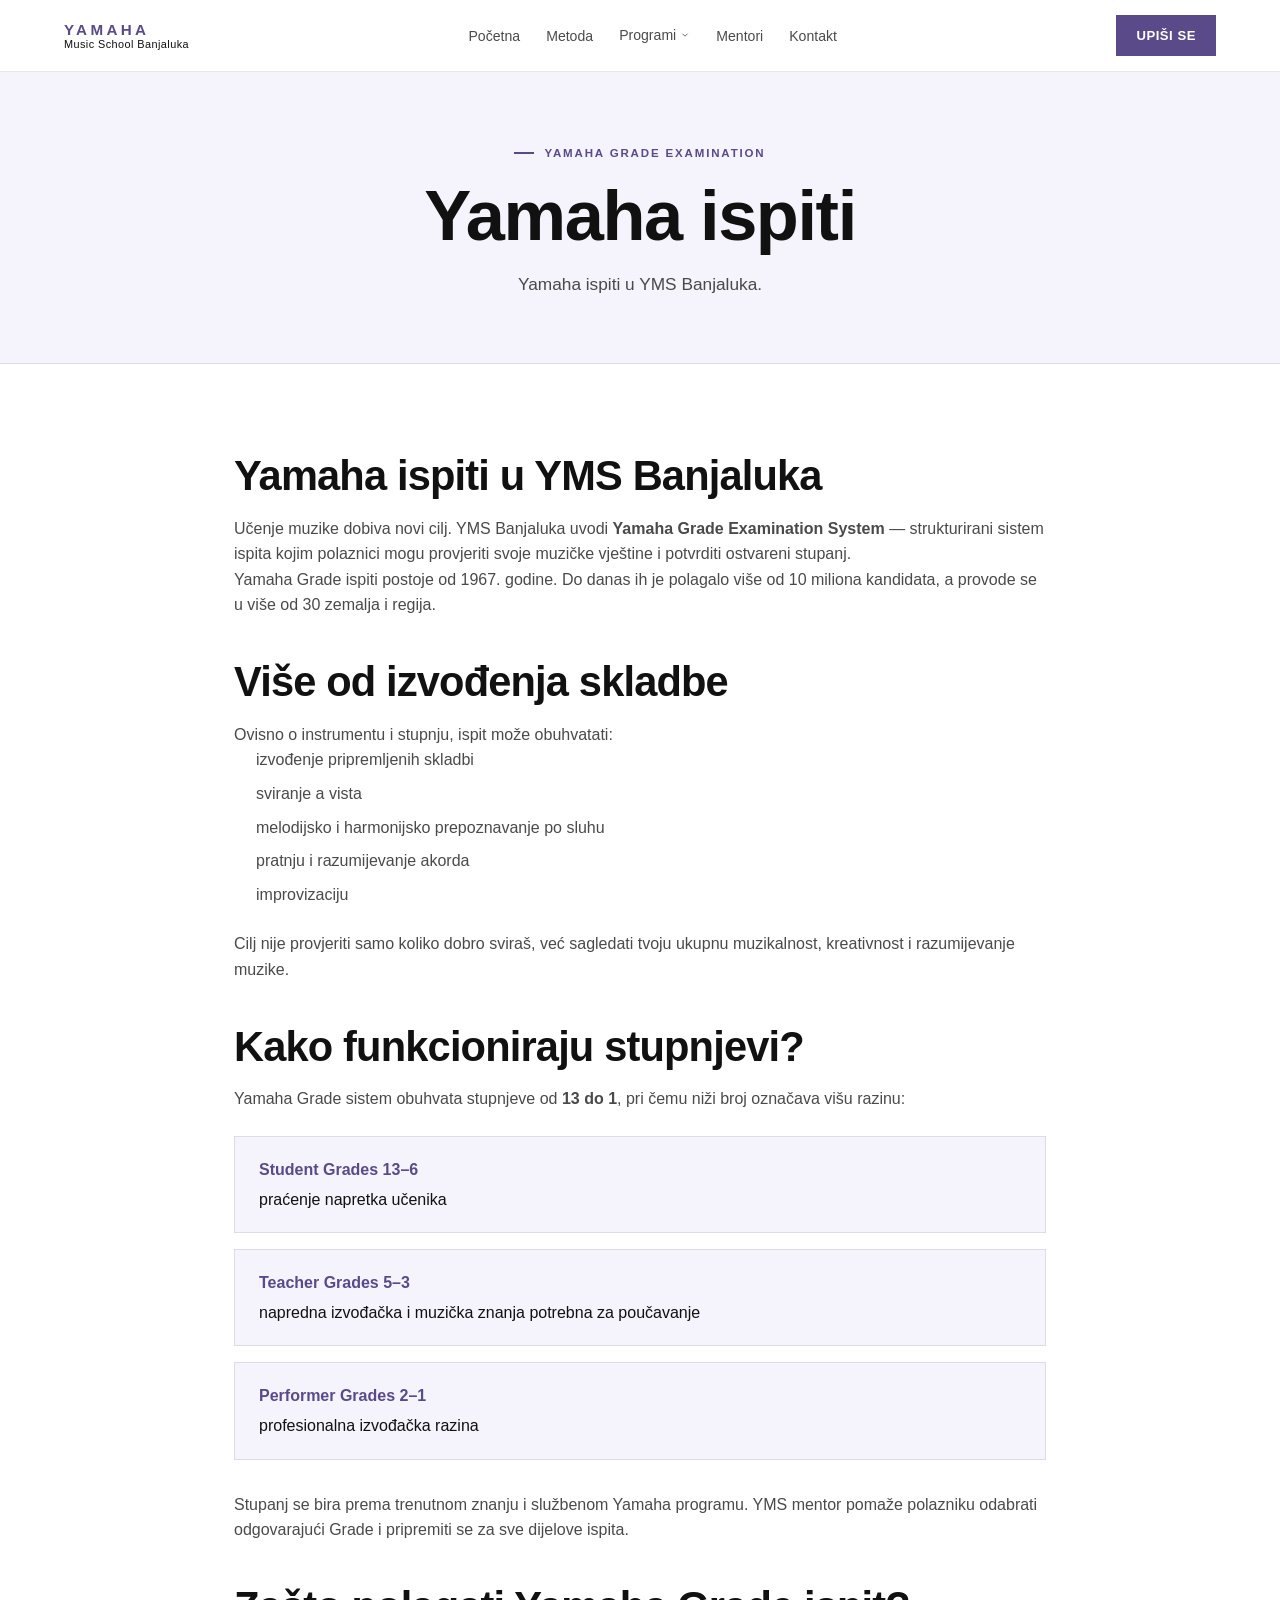
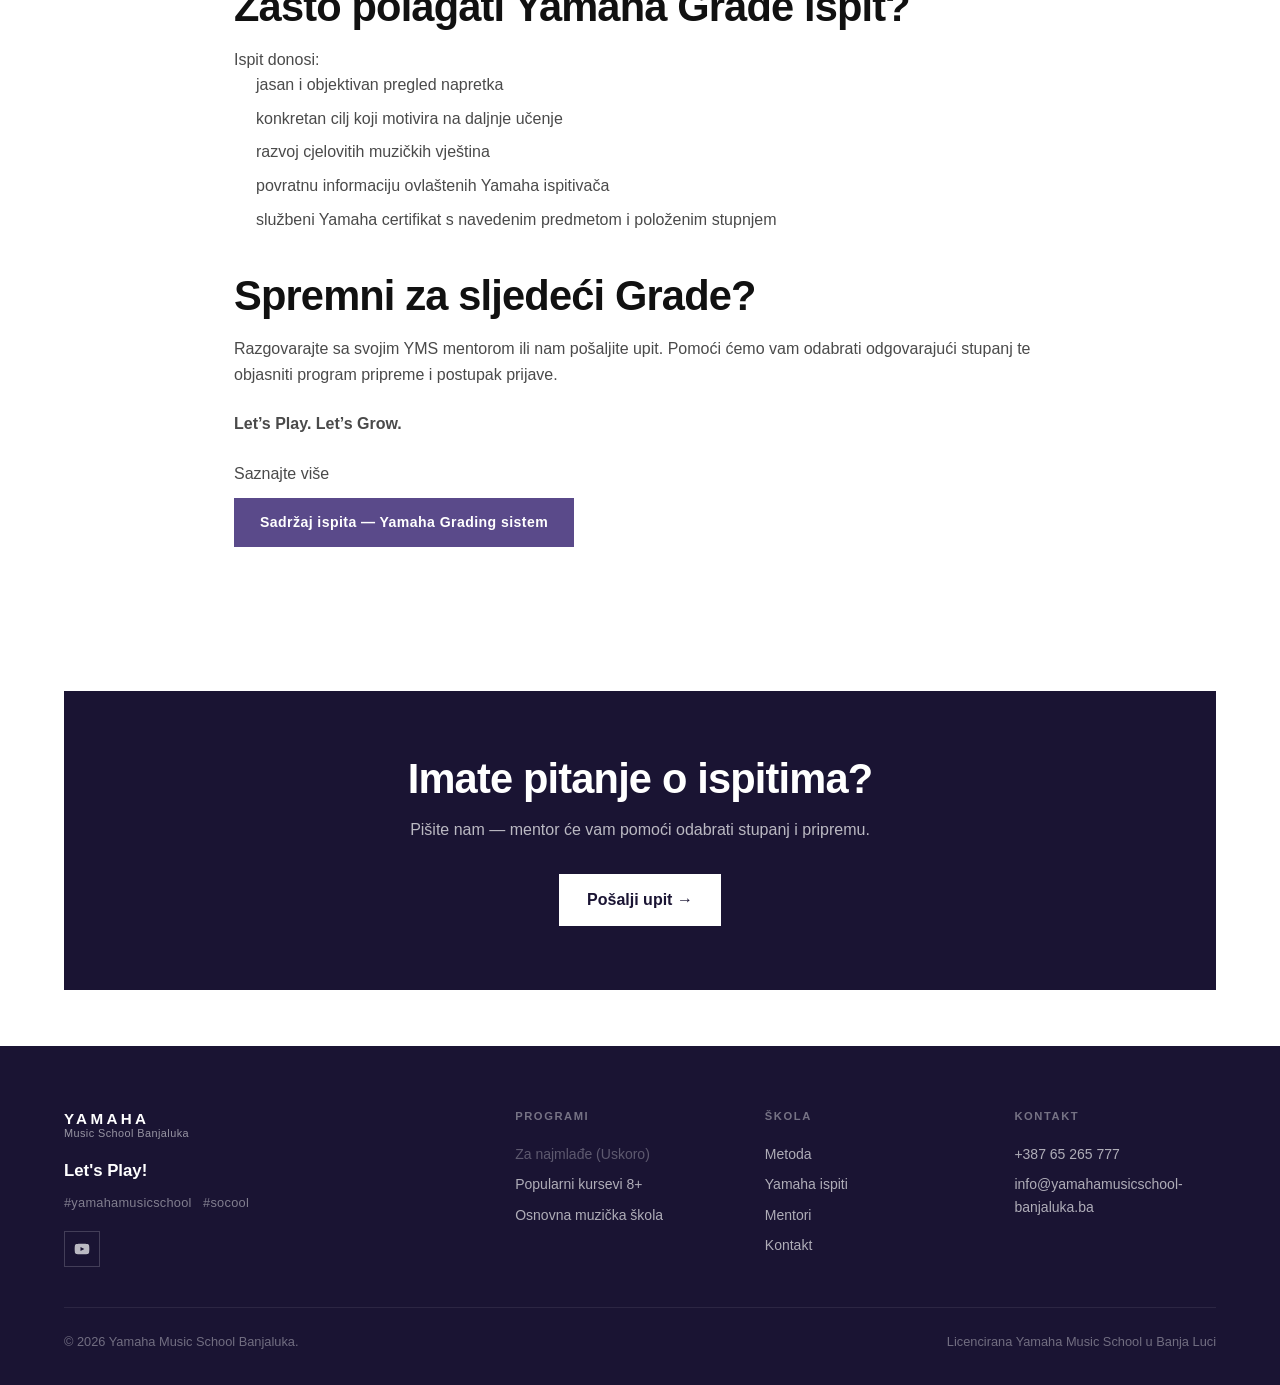
<file: yamaha-ispiti.html>
<!DOCTYPE html>
<html lang="bs">
<head>
  <!-- Google tag (gtag.js) -->
  <script async src="https://www.googletagmanager.com/gtag/js?id=G-22XBC4V8VQ"></script>
  <script>
    window.dataLayer = window.dataLayer || [];
    function gtag(){dataLayer.push(arguments);}
    gtag('js', new Date());
    gtag('config', 'G-22XBC4V8VQ');
  </script>
  <meta charset="UTF-8" />
  <meta name="viewport" content="width=device-width, initial-scale=1.0" />
  <title>Yamaha ispiti — Yamaha Music School Banjaluka</title>
  <meta name="description" content="Yamaha Grade Examination System u Banja Luci — strukturirani ispiti kojim polaznici potvrđuju muzičke vještine." />
  <link rel="stylesheet" href="css/style.css" />
</head>
<body>

<nav class="nav scrolled">
  <div class="nav__inner">
    <a href="index.html" class="nav__logo">
      <span class="nav__wordmark">
        <span class="nav__wordmark-brand">Yamaha</span>
        <span class="nav__wordmark-sub">Music School Banjaluka</span>
      </span>
    </a>
    <ul class="nav__links">
      <li><a href="index.html" class="nav__link">Početna</a></li>
      <li><a href="metoda.html" class="nav__link">Metoda</a></li>
      <li class="nav__dropdown">
        <a href="programi.html" class="nav__link nav__dropdown-toggle">Programi</a>
        <div class="nav__dropdown-menu">
          <a href="javascript:void(0)" class="nav__dropdown-item is-soon" title="Dolazi uskoro">Za najmlađe<div class="nav__dropdown-item-sub">Uskoro</div></a>
          <a href="programi.html#popularni" class="nav__dropdown-item">Popularni kursevi<div class="nav__dropdown-item-sub">8+ godina</div></a>
          <a href="programi.html#ogsk" class="nav__dropdown-item">Osnovna muzička škola<div class="nav__dropdown-item-sub">Zvanično svjedočanstvo</div></a>
        </div>
      </li>
      <li><a href="mentori.html" class="nav__link">Mentori</a></li>
      <li><a href="kontakt.html" class="nav__link">Kontakt</a></li>
    </ul>
    <a href="kontakt.html#forma" class="nav__cta">Upiši se</a>
    <button class="nav__hamburger" aria-label="Otvori meni"><span></span><span></span><span></span></button>
  </div>
</nav>
<div class="nav__mobile">
  <button class="nav__mobile-close" aria-label="Zatvori">✕</button>
  <a href="index.html" class="nav__mobile-link">Početna</a>
  <a href="metoda.html" class="nav__mobile-link">Metoda</a>
  <a href="programi.html" class="nav__mobile-link">Programi</a>
  <a href="javascript:void(0)" class="nav__mobile-sub is-soon">↳ Za najmlađe (Uskoro)</a>
  <a href="programi.html#popularni" class="nav__mobile-sub">↳ Popularni kursevi (8+)</a>
  <a href="programi.html#ogsk" class="nav__mobile-sub">↳ Osnovna muzička škola</a>
  <a href="mentori.html" class="nav__mobile-link">Mentori</a>
  <a href="kontakt.html" class="nav__mobile-link">Kontakt</a>
  <a href="kontakt.html#forma" class="nav__mobile-cta">Upiši se</a>
</div>

<section class="page-hero">
  <div class="container">
    <div class="section-label" style="justify-content:center;">Yamaha Grade Examination</div>
    <h1>Yamaha ispiti</h1>
    <p>Yamaha ispiti u YMS Banjaluka.</p>
  </div>
</section>

<section class="section" style="padding-top: 48px;">
  <div class="container exam-layout">
    <h2>Yamaha ispiti u YMS Banjaluka</h2>
    <p>
      Učenje muzike dobiva novi cilj. YMS Banjaluka uvodi
      <strong>Yamaha Grade Examination System</strong>
      — strukturirani sistem ispita kojim polaznici mogu provjeriti svoje muzičke vještine i potvrditi ostvareni stupanj.
    </p>
    <p>
      Yamaha Grade ispiti postoje od 1967. godine. Do danas ih je polagalo više od 10 miliona kandidata, a provode se u više od 30 zemalja i regija.
    </p>

    <h2>Više od izvođenja skladbe</h2>
    <p>Ovisno o instrumentu i stupnju, ispit može obuhvatati:</p>
    <ul>
      <li>izvođenje pripremljenih skladbi</li>
      <li>sviranje a vista</li>
      <li>melodijsko i harmonijsko prepoznavanje po sluhu</li>
      <li>pratnju i razumijevanje akorda</li>
      <li>improvizaciju</li>
    </ul>
    <p>
      Cilj nije provjeriti samo koliko dobro sviraš, već sagledati tvoju ukupnu muzikalnost, kreativnost i razumijevanje muzike.
    </p>

    <h2>Kako funkcioniraju stupnjevi?</h2>
    <p>
      Yamaha Grade sistem obuhvata stupnjeve od <strong>13 do 1</strong>, pri čemu niži broj označava višu razinu:
    </p>
    <div class="grade-list">
      <div class="grade-item">
        <strong>Student Grades 13–6</strong>
        praćenje napretka učenika
      </div>
      <div class="grade-item">
        <strong>Teacher Grades 5–3</strong>
        napredna izvođačka i muzička znanja potrebna za poučavanje
      </div>
      <div class="grade-item">
        <strong>Performer Grades 2–1</strong>
        profesionalna izvođačka razina
      </div>
    </div>
    <p>
      Stupanj se bira prema trenutnom znanju i službenom Yamaha programu. YMS mentor pomaže polazniku odabrati odgovarajući Grade i pripremiti se za sve dijelove ispita.
    </p>

    <h2>Zašto polagati Yamaha Grade ispit?</h2>
    <p>Ispit donosi:</p>
    <ul>
      <li>jasan i objektivan pregled napretka</li>
      <li>konkretan cilj koji motivira na daljnje učenje</li>
      <li>razvoj cjelovitih muzičkih vještina</li>
      <li>povratnu informaciju ovlaštenih Yamaha ispitivača</li>
      <li>službeni Yamaha certifikat s navedenim predmetom i položenim stupnjem</li>
    </ul>

    <h2>Spremni za sljedeći Grade?</h2>
    <p>
      Razgovarajte sa svojim YMS mentorom ili nam pošaljite upit. Pomoći ćemo vam odabrati odgovarajući stupanj te objasniti program pripreme i postupak prijave.
    </p>
    <p style="margin: 24px 0; font-weight: 700;">Let’s Play. Let’s Grow.</p>

    <p style="margin-bottom: 12px;">Saznajte više</p>
    <p>
      <a href="https://europe.yamaha.com/en/education/grade/student-grade/" target="_blank" rel="noopener" class="btn btn-primary">
        Sadržaj ispita — Yamaha Grading sistem
      </a>
    </p>
  </div>
</section>

<section class="section--sm">
  <div class="container">
    <div class="cta-strip reveal">
      <h2>Imate pitanje o ispitima?</h2>
      <p>Pišite nam — mentor će vam pomoći odabrati stupanj i pripremu.</p>
      <a href="kontakt.html#forma" class="btn-white">Pošalji upit →</a>
    </div>
  </div>
</section>

<footer class="footer">
  <div class="container">
    <div class="footer__grid">
      <div class="footer__brand">
        <a href="index.html" class="nav__logo">
          <span class="nav__wordmark">
            <span class="nav__wordmark-brand">Yamaha</span>
            <span class="nav__wordmark-sub">Music School Banjaluka</span>
          </span>
        </a>
        <p class="footer__motto">Let's Play!</p>
        <p class="footer__tags">#yamahamusicschool &nbsp; #socool</p>
        <div class="footer__social">
          <a href="https://www.youtube.com/channel/UCsOGHhHec_pMusw_hFD551A" target="_blank" rel="noopener" aria-label="YouTube">
            <svg width="16" height="16" viewBox="0 0 24 24" fill="currentColor"><path d="M22.54 6.42a2.78 2.78 0 0 0-1.95-1.97C18.88 4 12 4 12 4s-6.88 0-8.59.45A2.78 2.78 0 0 0 1.46 6.42 29 29 0 0 0 1 12a29 29 0 0 0 .46 5.58 2.78 2.78 0 0 0 1.95 1.97C5.12 20 12 20 12 20s6.88 0 8.59-.45a2.78 2.78 0 0 0 1.96-1.97A29 29 0 0 0 23 12a29 29 0 0 0-.46-5.58z"/><polygon points="9.75 15.02 15.5 12 9.75 8.98 9.75 15.02" fill="#1a1433"/></svg>
          </a>
        </div>
      </div>
      <div class="footer__col">
        <h5>Programi</h5>
        <span class="is-soon">Za najmlađe (Uskoro)</span>
        <a href="programi.html#popularni">Popularni kursevi 8+</a>
        <a href="programi.html#ogsk">Osnovna muzička škola</a>
      </div>
      <div class="footer__col">
        <h5>Škola</h5>
        <a href="metoda.html">Metoda</a>
        <a href="yamaha-ispiti.html">Yamaha ispiti</a>
        <a href="mentori.html">Mentori</a>
        <a href="kontakt.html">Kontakt</a>
      </div>
      <div class="footer__col">
        <h5>Kontakt</h5>
        <a href="tel:+38765265777">+387 65 265 777</a>
        <a href="mailto:info@yamahamusicschool-banjaluka.ba">info@yamahamusicschool-banjaluka.ba</a>
      </div>
    </div>
    <div class="footer__bottom">
      <span>© 2026 Yamaha Music School Banjaluka.</span>
      <span>Licencirana Yamaha Music School u Banja Luci</span>
    </div>
  </div>
</footer>

<script src="js/main.js"></script>
</body>
</html>
</file>
<file: css/style.css>
/* ============================================================
   Yamaha Music School Banjaluka
   Navy · Purple · White — YMS Hrvatska logic
   ============================================================ */

:root {
  --navy: #1a1433;
  --purple: #5a4a8a;
  --purple-deep: #2a1848;
  --yamaha-red: #5a4a8a;
  --yamaha-red-dark: #46386c;
  --black: #1a1433;
  --white: #ffffff;

  --bg-0: #ffffff;
  --bg-1: #f5f3fb;
  --bg-2: #ece8f5;
  --card: #ffffff;
  --card-hover: #faf9fd;

  --border: rgba(26, 20, 51, 0.1);
  --border-accent: rgba(90, 74, 138, 0.35);

  --accent: #5a4a8a;

  --shadow-sm: 0 2px 10px rgba(0, 0, 0, 0.06);
  --shadow-md: 0 8px 28px rgba(0, 0, 0, 0.1);
  --shadow-lg: 0 20px 50px rgba(0, 0, 0, 0.14);
  --shadow-card: 0 4px 18px rgba(0, 0, 0, 0.06);

  --text-1: #111111;
  --text-2: #4a4a4a;
  --text-3: #8a8a8a;

  --font: "Helvetica Neue", Helvetica, Arial, sans-serif;

  --nav-h: 72px;
  --radius: 4px;
  --radius-lg: 8px;

  --transition: 0.22s ease;
}

*, *::before, *::after { box-sizing: border-box; margin: 0; padding: 0; }
html { scroll-behavior: smooth; -webkit-text-size-adjust: 100%; }
body {
  background: var(--bg-0);
  color: var(--text-1);
  font-family: var(--font);
  font-size: 16px;
  line-height: 1.6;
  overflow-x: hidden;
  -webkit-font-smoothing: antialiased;
}
img { display: block; max-width: 100%; height: auto; }
a { color: inherit; text-decoration: none; }
button { font-family: inherit; cursor: pointer; border: none; background: none; }
ul { list-style: none; }

h1, h2, h3, h4, h5 {
  font-family: var(--font);
  line-height: 1.15;
  color: var(--text-1);
  font-weight: 700;
  letter-spacing: -0.02em;
}
h1 { font-size: clamp(2.2rem, 5.5vw, 4.4rem); font-weight: 700; }
h2 { font-size: clamp(1.7rem, 3.6vw, 2.6rem); }
h3 { font-size: clamp(1.15rem, 2vw, 1.45rem); }
h4 { font-size: 1.05rem; }
p  { color: var(--text-2); }

.container { max-width: 1200px; margin: 0 auto; padding: 0 24px; }
.section    { padding: 88px 0; }
.section--sm { padding: 56px 0; }

.section-label {
  display: inline-flex;
  align-items: center;
  gap: 10px;
  font-size: 0.72rem;
  font-weight: 700;
  letter-spacing: 0.16em;
  text-transform: uppercase;
  color: var(--yamaha-red);
  margin-bottom: 14px;
}
.section-label::before {
  content: '';
  width: 20px; height: 2px;
  background: var(--yamaha-red);
}
.section-title { margin-bottom: 14px; }
.section-sub {
  font-size: 1.08rem;
  color: var(--text-2);
  max-width: 560px;
  margin-bottom: 44px;
  line-height: 1.7;
}

/* ---- Navigation ------------------------------------------ */
.nav {
  position: fixed;
  top: 0; left: 0; right: 0;
  z-index: 1000;
  height: var(--nav-h);
  display: flex;
  align-items: center;
  background: transparent;
  transition: var(--transition);
}
.nav.scrolled {
  background: rgba(255, 255, 255, 0.97);
  backdrop-filter: blur(12px);
  -webkit-backdrop-filter: blur(12px);
  border-bottom: 1px solid var(--border);
}
.nav.scrolled .nav__wordmark-brand { color: var(--yamaha-red); }
.nav.scrolled .nav__wordmark-sub { color: var(--text-1); }
.nav.scrolled .nav__link { color: var(--text-2); }
.nav.scrolled .nav__link:hover,
.nav.scrolled .nav__link.active { color: var(--yamaha-red); }

.nav:not(.scrolled) .nav__wordmark-brand { color: #fff; }
.nav:not(.scrolled) .nav__wordmark-sub { color: rgba(255,255,255,0.78); }
.nav:not(.scrolled) .nav__link { color: rgba(255,255,255,0.88); }
.nav:not(.scrolled) .nav__link:hover,
.nav:not(.scrolled) .nav__link.active { color: #fff; }
.nav:not(.scrolled) .nav__hamburger span { background: #fff; }

.nav__inner {
  display: flex;
  align-items: center;
  justify-content: space-between;
  width: 100%;
  max-width: 1200px;
  margin: 0 auto;
  padding: 0 24px;
  gap: 16px;
}
.nav__logo { display: flex; align-items: center; }
.nav__wordmark { display: flex; flex-direction: column; line-height: 1.15; }
.nav__wordmark-brand {
  font-size: 0.95rem;
  font-weight: 700;
  letter-spacing: 0.22em;
  text-transform: uppercase;
}
.nav__wordmark-sub {
  font-size: 0.68rem;
  font-weight: 500;
  letter-spacing: 0.04em;
}

.nav__links { display: flex; align-items: center; gap: 2px; }
.nav__link {
  padding: 8px 12px;
  font-size: 0.88rem;
  font-weight: 500;
  transition: var(--transition);
}
.nav__link.active { color: var(--yamaha-red) !important; font-weight: 600; }

.nav__dropdown { position: relative; }
.nav__dropdown-toggle { display: flex; align-items: center; gap: 4px; }
.nav__dropdown-toggle::after {
  content: '';
  width: 10px; height: 10px;
  background-image: url("data:image/svg+xml,%3Csvg xmlns='http://www.w3.org/2000/svg' viewBox='0 0 24 24' fill='none' stroke='%234a4a4a' stroke-width='2'%3E%3Cpolyline points='6 9 12 15 18 9'%3E%3C/polyline%3E%3C/svg%3E");
  background-size: contain;
  background-repeat: no-repeat;
}
.nav:not(.scrolled) .nav__dropdown-toggle::after {
  background-image: url("data:image/svg+xml,%3Csvg xmlns='http://www.w3.org/2000/svg' viewBox='0 0 24 24' fill='none' stroke='rgba(255,255,255,0.75)' stroke-width='2'%3E%3Cpolyline points='6 9 12 15 18 9'%3E%3C/polyline%3E%3C/svg%3E");
}
.nav__dropdown-menu {
  position: absolute;
  top: calc(100% + 8px);
  left: 50%;
  transform: translateX(-50%) translateY(-8px);
  background: #fff;
  border: 1px solid var(--border);
  border-radius: var(--radius);
  box-shadow: var(--shadow-lg);
  padding: 8px;
  min-width: 240px;
  opacity: 0;
  pointer-events: none;
  transition: var(--transition);
}
.nav__dropdown-menu::before {
  content: '';
  position: absolute;
  top: -16px; left: 0; right: 0;
  height: 16px;
}
.nav__dropdown:hover .nav__dropdown-menu {
  opacity: 1;
  pointer-events: all;
  transform: translateX(-50%) translateY(0);
}
.nav__dropdown-item {
  display: block;
  padding: 12px 14px;
  border-radius: var(--radius);
  font-size: 0.875rem;
  color: var(--text-2);
}
.nav__dropdown-item:hover { background: var(--bg-1); color: var(--yamaha-red); }
.nav__dropdown-item-sub { font-size: 0.73rem; color: var(--text-3); margin-top: 2px; }
.nav__dropdown-item.is-soon {
  opacity: 0.5;
  cursor: not-allowed;
  pointer-events: none;
}

.nav__cta {
  padding: 10px 20px;
  background: var(--yamaha-red);
  font-size: 0.82rem;
  font-weight: 700;
  letter-spacing: 0.04em;
  text-transform: uppercase;
  color: #fff;
  transition: var(--transition);
}
.nav__cta:hover { background: var(--yamaha-red-dark); }

.nav__hamburger {
  display: none;
  flex-direction: column;
  gap: 5px;
  padding: 8px;
}
.nav__hamburger span {
  display: block;
  width: 22px; height: 2px;
  background: var(--text-1);
}
.nav__mobile {
  display: none;
  position: fixed;
  inset: 0;
  background: #fff;
  z-index: 999;
  flex-direction: column;
  padding: var(--nav-h) 24px 24px;
  overflow-y: auto;
}
.nav__mobile.open { display: flex; }
.nav__mobile-close {
  position: absolute;
  top: 24px; right: 24px;
  font-size: 1.5rem;
  color: var(--text-1);
  background: none;
  border: none;
  cursor: pointer;
}
.nav__mobile-link {
  padding: 16px 0;
  font-size: 1.25rem;
  font-weight: 700;
  color: var(--text-1);
  border-bottom: 1px solid var(--border);
  display: block;
}
.nav__mobile-sub {
  padding: 10px 8px;
  font-size: 0.95rem;
  color: var(--text-2);
  display: block;
}
.nav__mobile-sub.is-soon { opacity: 0.5; cursor: not-allowed; pointer-events: none; }
.nav__mobile-cta {
  margin-top: 28px;
  width: 100%;
  text-align: center;
  padding: 16px;
  background: var(--yamaha-red);
  font-weight: 700;
  letter-spacing: 0.06em;
  text-transform: uppercase;
  color: #fff;
}

/* ---- Hero ------------------------------------------------ */
.hero {
  position: relative;
  height: 100vh;
  min-height: 600px;
  display: flex;
  align-items: center;
  justify-content: center;
  overflow: hidden;
  isolation: isolate;
}
.hero-video-bg {
  position: absolute;
  inset: 0;
  z-index: 1;
  overflow: hidden;
  pointer-events: none;
}
.hero-video {
  position: absolute;
  inset: 0;
  width: 100%;
  height: 100%;
  object-fit: cover;
  pointer-events: none;
}
.hero-video::-webkit-media-controls,
.hero-video::-webkit-media-controls-enclosure,
.hero-video::-webkit-media-controls-panel,
.hero-video::-webkit-media-controls-start-playback-button,
.hero-video::-webkit-media-controls-overlay-play-button {
  display: none !important;
  opacity: 0 !important;
  appearance: none;
}
.hero-fallback {
  position: absolute;
  inset: 0;
  z-index: 0;
  background: #0c0a18;
}
.hero-overlay {
  position: absolute;
  inset: 0;
  z-index: 4;
  pointer-events: none;
  background: linear-gradient(
    to bottom,
    rgba(0, 0, 0, 0.4) 0%,
    rgba(0, 0, 0, 0.28) 40%,
    rgba(0, 0, 0, 0.72) 100%
  );
}

.hero-content {
  position: relative;
  z-index: 5;
  text-align: center;
  max-width: 960px;
  padding: 0 24px;
  transform: translateZ(0);
}
.hero-badge {
  display: inline-flex;
  align-items: center;
  gap: 8px;
  padding: 6px 16px;
  border: 1px solid rgba(255, 255, 255, 0.35);
  background: rgba(0, 0, 0, 0.25);
  font-size: 0.7rem;
  font-weight: 700;
  letter-spacing: 0.14em;
  text-transform: uppercase;
  color: rgba(255,255,255,0.92);
  margin-bottom: 24px;
}
.hero-title {
  font-size: clamp(2.6rem, 8vw, 6rem);
  font-weight: 700;
  letter-spacing: -0.03em;
  line-height: 0.95;
  margin-bottom: 16px;
  color: #fff;
  text-shadow: 0 2px 24px rgba(0,0,0,0.35);
}
.hero-sub {
  font-size: clamp(1rem, 2vw, 1.2rem);
  color: rgba(255, 255, 255, 0.86);
  margin-bottom: 40px;
}
.hero-actions { display: flex; align-items: center; justify-content: center; gap: 12px; flex-wrap: wrap; }

.hero-scroll {
  position: absolute;
  bottom: 32px;
  left: 50%;
  transform: translateX(-50%);
  z-index: 4;
  color: rgba(255,255,255,0.55);
  animation: bounce 2.2s ease-in-out infinite;
}
@keyframes bounce {
  0%, 100% { transform: translateX(-50%) translateY(0); }
  50%       { transform: translateX(-50%) translateY(8px); }
}

/* ---- Buttons --------------------------------------------- */
.btn {
  display: inline-flex;
  align-items: center;
  gap: 8px;
  padding: 13px 26px;
  font-size: 0.88rem;
  font-weight: 700;
  letter-spacing: 0.03em;
  transition: var(--transition);
  cursor: pointer;
  white-space: nowrap;
}
.btn-primary {
  background: var(--yamaha-red);
  color: #fff;
}
.btn-primary:hover { background: var(--yamaha-red-dark); }
.btn-outline {
  border: 1px solid rgba(255,255,255,0.7);
  color: #fff;
  background: rgba(0,0,0,0.2);
}
.btn-outline:hover { background: rgba(255,255,255,0.12); border-color: #fff; }
.btn-outline-dark {
  border: 1px solid var(--black);
  color: var(--black);
  background: transparent;
}
.btn-outline-dark:hover { background: var(--black); color: #fff; }
.btn-sm { padding: 10px 18px; font-size: 0.8rem; }

/* ---- Cards ----------------------------------------------- */
.card {
  background: var(--card);
  border: 1px solid var(--border);
  overflow: hidden;
  transition: var(--transition);
}
.card:hover { transform: translateY(-4px); box-shadow: var(--shadow-lg); }

.programs-grid {
  display: grid;
  grid-template-columns: repeat(3, 1fr);
  gap: 24px;
}
.program-card {
  display: flex;
  flex-direction: column;
  color: inherit;
}
.program-card__photo {
  aspect-ratio: 16 / 10;
  overflow: hidden;
  background: var(--bg-2);
}
.program-card__photo img {
  width: 100%; height: 100%;
  object-fit: cover;
  transition: transform 0.4s ease;
}
.program-card:hover .program-card__photo img { transform: scale(1.04); }
.program-card__photo--soon {
  display: flex;
  align-items: center;
  justify-content: center;
  background: var(--bg-1);
  color: var(--text-3);
  font-size: 0.75rem;
  font-weight: 700;
  letter-spacing: 0.14em;
  text-transform: uppercase;
}
.program-card__body { padding: 24px; display: flex; flex-direction: column; gap: 10px; flex: 1; }
.program-card__age {
  font-size: 0.7rem;
  font-weight: 700;
  letter-spacing: 0.12em;
  text-transform: uppercase;
  color: var(--yamaha-red);
}
.program-card h3 { margin: 0; }
.program-card p { font-size: 0.9rem; flex: 1; }
.program-card__link {
  display: inline-flex;
  align-items: center;
  gap: 6px;
  color: var(--yamaha-red);
  font-size: 0.85rem;
  font-weight: 700;
  margin-top: 6px;
}
.program-card.is-soon { opacity: 0.72; cursor: default; }
.program-card.is-soon:hover { transform: none; box-shadow: none; }

.stats-bar {
  display: grid;
  grid-template-columns: repeat(3, 1fr);
  gap: 1px;
  background: var(--border);
  border: 1px solid var(--border);
  overflow: hidden;
}
.stat-item {
  background: var(--bg-0);
  padding: 40px 28px;
  text-align: center;
}
.stat-item__value {
  font-size: clamp(2rem, 4.5vw, 3.1rem);
  font-weight: 700;
  color: var(--yamaha-red);
  line-height: 1;
  margin-bottom: 8px;
}
.stat-item__label { font-size: 0.9rem; color: var(--text-2); }

/* ---- CTA ------------------------------------------------- */
.cta-strip {
  background: var(--black);
  padding: 64px 40px;
  text-align: center;
}
.cta-strip h2 { color: #fff; margin-bottom: 14px; }
.cta-strip p { color: rgba(255,255,255,0.7); max-width: 480px; margin: 0 auto 32px; }
.cta-strip .btn-white {
  background: #fff;
  color: var(--black);
  padding: 13px 28px;
  font-weight: 700;
  display: inline-flex;
  align-items: center;
  gap: 8px;
}
.cta-strip .btn-white:hover { background: var(--yamaha-red); color: #fff; }

/* ---- Inner page hero ------------------------------------- */
.page-hero {
  padding-top: calc(var(--nav-h) + 64px);
  padding-bottom: 64px;
  background: var(--bg-1);
  text-align: center;
  border-bottom: 1px solid var(--border);
}
.page-hero p { font-size: 1.08rem; max-width: 560px; margin: 14px auto 0; }

/* ---- Tabs ------------------------------------------------ */
.tab-bar {
  display: flex;
  gap: 4px;
  background: var(--bg-1);
  border: 1px solid var(--border);
  padding: 4px;
  width: fit-content;
  margin-bottom: 44px;
  flex-wrap: wrap;
}
.tab-btn {
  padding: 10px 22px;
  font-size: 0.85rem;
  font-weight: 600;
  color: var(--text-2);
}
.tab-btn:hover { color: var(--yamaha-red); }
.tab-btn.active { background: var(--yamaha-red); color: #fff; }
.tab-panel { display: none; }
.tab-panel.active { display: block; animation: fadeUp 0.3s ease; }
@keyframes fadeUp {
  from { opacity: 0; transform: translateY(12px); }
  to   { opacity: 1; transform: translateY(0); }
}

/* ---- Instrument / photo feature -------------------------- */
.feature-photos {
  display: grid;
  grid-template-columns: repeat(3, 1fr);
  gap: 16px;
  margin-bottom: 40px;
}
.feature-photo {
  position: relative;
  overflow: hidden;
  aspect-ratio: 4 / 3;
  background: var(--bg-2);
}
.feature-photo img {
  width: 100%; height: 100%;
  object-fit: cover;
}
.feature-photo__label {
  position: absolute;
  left: 0; right: 0; bottom: 0;
  padding: 14px 16px;
  background: linear-gradient(transparent, rgba(0,0,0,0.72));
  color: #fff;
  font-size: 0.85rem;
  font-weight: 700;
}

.instrument-list {
  display: grid;
  grid-template-columns: repeat(auto-fill, minmax(210px, 1fr));
  gap: 12px;
}
.instrument-card {
  background: var(--bg-0);
  border: 1px solid var(--border);
  padding: 16px 18px;
  display: flex;
  flex-direction: column;
  gap: 4px;
  transition: var(--transition);
}
.instrument-card:hover { border-color: var(--yamaha-red); }
.instrument-card__name { font-weight: 600; color: var(--text-1); font-size: 0.92rem; }
.instrument-card__sub { font-size: 0.75rem; color: var(--text-3); }

.info-box {
  margin-top: 32px;
  background: var(--bg-1);
  border: 1px solid var(--border);
  padding: 28px 32px;
}

/* ---- Contact --------------------------------------------- */
.contact-grid {
  display: grid;
  grid-template-columns: 1fr 1fr;
  gap: 56px;
  align-items: start;
}
.contact-info { display: flex; flex-direction: column; gap: 28px; }
.contact-block { display: flex; gap: 16px; align-items: flex-start; }
.contact-block__icon {
  width: 40px; height: 40px;
  background: var(--bg-1);
  border: 1px solid var(--border);
  display: flex; align-items: center; justify-content: center;
  font-size: 0.7rem;
  font-weight: 700;
  letter-spacing: 0.04em;
  color: var(--yamaha-red);
  flex-shrink: 0;
}
.contact-block__label {
  font-size: 0.7rem;
  font-weight: 700;
  text-transform: uppercase;
  letter-spacing: 0.1em;
  color: var(--text-3);
  margin-bottom: 4px;
}
.contact-block__value { color: var(--text-1); font-size: 0.95rem; }
.contact-block__value a:hover { color: var(--yamaha-red); }

.map-wrapper {
  overflow: hidden;
  border: 1px solid var(--border);
  height: 300px;
}
.map-wrapper iframe { width: 100%; height: 100%; border: none; }

.contact-form { display: flex; flex-direction: column; gap: 16px; position: relative; }
.hp-field {
  position: absolute;
  left: -10000px;
  top: auto;
  width: 1px;
  height: 1px;
  overflow: hidden;
}
.form-group { display: flex; flex-direction: column; gap: 6px; }
.form-group label {
  font-size: 0.74rem;
  font-weight: 700;
  color: var(--text-2);
  text-transform: uppercase;
  letter-spacing: 0.08em;
}
.form-group input,
.form-group textarea,
.form-group select {
  background: var(--bg-1);
  border: 1px solid var(--border);
  padding: 12px 14px;
  color: var(--text-1);
  font-family: var(--font);
  font-size: 0.9rem;
  outline: none;
}
.form-group input:focus,
.form-group textarea:focus,
.form-group select:focus {
  border-color: var(--yamaha-red);
  background: #fff;
}
.form-group input::placeholder,
.form-group textarea::placeholder { color: var(--text-3); }
.form-group textarea { resize: vertical; min-height: 120px; }
.form-row { display: grid; grid-template-columns: 1fr 1fr; gap: 16px; }

.hours-table { width: 100%; }
.hours-table tr { border-bottom: 1px solid var(--border); }
.hours-table tr:last-child { border-bottom: none; }
.hours-table td { padding: 10px 0; font-size: 0.9rem; color: var(--text-2); }
.hours-table td:first-child { color: var(--text-1); font-weight: 500; }
.hours-table td:last-child { text-align: right; }

.quick-actions { display: flex; flex-wrap: wrap; gap: 12px; }
.quick-action {
  display: flex; align-items: center; gap: 10px;
  padding: 11px 18px;
  background: var(--bg-0);
  border: 1px solid var(--border);
  font-size: 0.875rem;
  font-weight: 600;
  color: var(--text-1);
}
.quick-action:hover { border-color: var(--yamaha-red); color: var(--yamaha-red); }

/* ---- Mentors --------------------------------------------- */
.mentor-full-card {
  background: var(--bg-0);
  border: 1px solid var(--border);
  overflow: hidden;
  transition: var(--transition);
}
.mentor-full-card:hover { box-shadow: var(--shadow-md); }
.mentor-full-card__top {
  padding: 28px;
  display: flex;
  gap: 20px;
  align-items: flex-start;
  cursor: pointer;
}
.mentor-full-card__avatar {
  width: 64px; height: 64px;
  border-radius: 50%;
  display: flex; align-items: center; justify-content: center;
  font-size: 1.05rem;
  font-weight: 700;
  color: #fff;
  background: var(--black);
  flex-shrink: 0;
}
.mentor-full-card__name { font-size: 1.08rem; font-weight: 700; color: var(--text-1); margin-bottom: 4px; }
.mentor-full-card__role {
  color: var(--yamaha-red);
  font-size: 0.72rem;
  font-weight: 700;
  text-transform: uppercase;
  letter-spacing: 0.08em;
}
.mentor-full-card__tag {
  display: inline-flex;
  padding: 3px 10px;
  background: var(--bg-1);
  border: 1px solid var(--border);
  font-size: 0.73rem;
  color: var(--text-2);
  margin-top: 8px;
}
.mentor-toggle {
  width: 28px; height: 28px;
  border-radius: 50%;
  background: var(--bg-1);
  border: 1px solid var(--border);
  display: flex; align-items: center; justify-content: center;
  flex-shrink: 0;
  margin-left: auto;
  color: var(--text-2);
}
.mentor-full-card.expanded .mentor-toggle {
  transform: rotate(45deg);
  background: var(--yamaha-red);
  color: #fff;
  border-color: var(--yamaha-red);
}
.mentor-full-card__body {
  max-height: 0;
  overflow: hidden;
  transition: max-height 0.4s ease;
}
.mentor-full-card.expanded .mentor-full-card__body { max-height: 400px; }
.mentor-full-card__bio {
  padding: 0 28px 28px;
  border-top: 1px solid var(--border);
  padding-top: 20px;
  font-size: 0.9rem;
  color: var(--text-2);
  line-height: 1.8;
}
.mentors-list {
  display: grid;
  grid-template-columns: repeat(auto-fill, minmax(460px, 1fr));
  gap: 16px;
}
.note-banner {
  background: var(--bg-1);
  border: 1px solid var(--border);
  padding: 16px 22px;
  font-size: 0.875rem;
  color: var(--text-2);
}

/* ---- Metoda ---------------------------------------------- */
.method-split {
  display: grid;
  grid-template-columns: 1.1fr 0.9fr;
  gap: 48px;
  align-items: center;
}
.method-split img {
  width: 100%;
  aspect-ratio: 4 / 3;
  object-fit: cover;
}
.pillar-grid {
  display: grid;
  grid-template-columns: 1fr 1fr;
  gap: 20px;
}
.pillar-card {
  border: 1px solid var(--border);
  padding: 28px 24px;
  background: #fff;
}
.pillar-card__num {
  font-size: 0.72rem;
  font-weight: 700;
  letter-spacing: 0.16em;
  color: var(--yamaha-red);
  margin-bottom: 10px;
}
.pillar-card h3 { margin-bottom: 10px; }
.pillar-card p { font-size: 0.9rem; margin: 0; }

.sequence {
  display: flex;
  flex-wrap: wrap;
  gap: 8px;
  margin-top: 20px;
}
.sequence span {
  padding: 8px 14px;
  background: var(--bg-1);
  border: 1px solid var(--border);
  font-size: 0.8rem;
  font-weight: 700;
  letter-spacing: 0.04em;
  text-transform: uppercase;
  color: var(--text-1);
}

/* ---- School photos / HQ video ---------------------------- */
.school-photos {
  display: grid;
  grid-template-columns: repeat(4, 1fr);
  gap: 12px;
}
.school-photo {
  position: relative;
  overflow: hidden;
  aspect-ratio: 3 / 4;
  background: var(--bg-2);
}
.school-photo:first-child { grid-column: span 2; aspect-ratio: 16 / 9; }
.school-photo img {
  width: 100%; height: 100%;
  object-fit: cover;
}
.school-photo figcaption {
  position: absolute;
  left: 0; right: 0; bottom: 0;
  padding: 12px 14px;
  background: linear-gradient(transparent, rgba(0,0,0,0.7));
  color: #fff;
  font-size: 0.78rem;
  font-weight: 600;
}

/* ---- Exam banner (Croatia logic) ------------------------- */
.exam-banner {
  position: relative;
  min-height: 460px;
  display: flex;
  align-items: center;
  justify-content: center;
  overflow: hidden;
}
.exam-banner__img {
  position: absolute;
  inset: 0;
  width: 100%;
  height: 100%;
  object-fit: cover;
  object-position: center 30%;
}
.exam-banner__veil {
  position: absolute;
  inset: 0;
  background: linear-gradient(
    180deg,
    rgba(26, 20, 51, 0.35) 0%,
    rgba(42, 24, 72, 0.62) 100%
  );
}
.exam-banner__inner {
  position: relative;
  z-index: 2;
  text-align: center;
  padding: 72px 24px;
}
.exam-banner__title {
  color: #fff;
  font-size: clamp(2.2rem, 6vw, 4.4rem);
  font-weight: 700;
  letter-spacing: 0.04em;
  text-transform: uppercase;
  margin-bottom: 28px;
  text-shadow: 0 2px 24px rgba(0,0,0,0.35);
}
.exam-banner .btn-outline { border-width: 2px; letter-spacing: 0.12em; text-transform: uppercase; }

.newsletter {
  background: var(--purple-deep);
  color: #fff;
  padding: 88px 24px;
  text-align: center;
}
.newsletter h2 {
  color: #fff;
  letter-spacing: 0.08em;
  text-transform: uppercase;
  margin-bottom: 12px;
}
.newsletter p {
  color: rgba(255,255,255,0.75);
  margin: 0 auto 28px;
  max-width: 420px;
}
.newsletter-form {
  display: flex;
  gap: 0;
  max-width: 480px;
  margin: 0 auto;
  flex-wrap: wrap;
  justify-content: center;
  position: relative;
}
.newsletter-form input[type="email"] {
  flex: 1 1 220px;
  padding: 14px 16px;
  border: none;
  font-family: var(--font);
  font-size: 0.95rem;
  background: #fff;
  color: var(--text-1);
}
.newsletter-form button {
  padding: 14px 22px;
  background: #fff;
  color: var(--purple-deep);
  font-weight: 700;
  letter-spacing: 0.1em;
  text-transform: uppercase;
  font-size: 0.8rem;
}
.newsletter-form button:hover { background: var(--purple); color: #fff; }

.exam-layout { max-width: 860px; margin: 0 auto; }
.exam-layout h2 { margin: 40px 0 16px; }
.exam-layout ul { margin: 0 0 24px 22px; color: var(--text-2); }
.exam-layout li { margin-bottom: 8px; }
.grade-list { display: grid; gap: 16px; margin: 24px 0 32px; }
.grade-item {
  border: 1px solid var(--border);
  background: var(--bg-1);
  padding: 20px 24px;
}
.grade-item strong { display: block; color: var(--accent); margin-bottom: 4px; }

.video-block {
  background: var(--bg-1);
  padding: 80px 0;
}
.video-block__header {
  display: flex;
  align-items: flex-end;
  justify-content: space-between;
  flex-wrap: wrap;
  gap: 20px;
  margin-bottom: 32px;
}
.video-block__header .section-label { color: var(--accent); }
.video-block__header h2 { color: var(--text-1); margin-bottom: 0; }
.video-block__channel {
  display: inline-flex;
  align-items: center;
  gap: 8px;
  padding: 9px 16px;
  border: 1px solid var(--border);
  font-size: 0.8rem;
  font-weight: 600;
  color: var(--text-2);
}
.video-block__channel:hover { border-color: var(--accent); color: var(--accent); }
.video-frame {
  position: relative;
  aspect-ratio: 16/9;
  overflow: hidden;
  background: #000;
}
.video-frame iframe {
  position: absolute;
  inset: 0;
  width: 100%; height: 100%;
  border: none;
}

.method-teaser {
  display: grid;
  grid-template-columns: 1fr 1fr;
  gap: 0;
  align-items: stretch;
  border: 1px solid var(--border);
}
.method-teaser__photo {
  min-height: 320px;
  background: var(--bg-2);
}
.method-teaser__photo img {
  width: 100%; height: 100%;
  object-fit: cover;
}
.method-teaser__copy {
  padding: 48px 40px;
  display: flex;
  flex-direction: column;
  justify-content: center;
}

/* ---- Footer ---------------------------------------------- */
.footer {
  background: var(--navy);
  color: #fff;
  padding: 64px 0 32px;
}
.footer__grid {
  display: grid;
  grid-template-columns: 2fr 1fr 1fr 1fr;
  gap: 48px;
  margin-bottom: 40px;
}
.footer__brand .nav__wordmark-brand { color: #fff; }
.footer__brand .nav__wordmark-sub { color: rgba(255,255,255,0.55); }
.footer__motto {
  margin-top: 18px;
  font-size: 1.05rem;
  font-weight: 700;
  color: #fff;
}
.footer__tags {
  margin-top: 8px;
  font-size: 0.8rem;
  color: rgba(255,255,255,0.45);
  letter-spacing: 0.02em;
}
.footer__col h5 {
  font-size: 0.7rem;
  font-weight: 700;
  text-transform: uppercase;
  letter-spacing: 0.14em;
  color: rgba(255,255,255,0.4);
  margin-bottom: 16px;
}
.footer__col a,
.footer__col span {
  display: block;
  font-size: 0.875rem;
  color: rgba(255,255,255,0.65);
  padding: 4px 0;
}
.footer__col a:hover { color: #fff; }
.footer__col .is-soon { opacity: 0.45; cursor: default; }
.footer__bottom {
  display: flex;
  align-items: center;
  justify-content: space-between;
  padding-top: 24px;
  border-top: 1px solid rgba(255,255,255,0.08);
  font-size: 0.8rem;
  color: rgba(255,255,255,0.38);
  flex-wrap: wrap;
  gap: 12px;
}
.footer__social { display: flex; gap: 10px; margin-top: 18px; }
.footer__social a {
  width: 36px; height: 36px;
  border: 1px solid rgba(255,255,255,0.18);
  display: flex; align-items: center; justify-content: center;
  color: rgba(255,255,255,0.7);
}
.footer__social a:hover { background: var(--yamaha-red); border-color: var(--yamaha-red); color: #fff; }

/* ---- Utility --------------------------------------------- */
.text-center { text-align: center; }
.reveal {
  opacity: 0;
  transform: translateY(24px);
  transition: opacity 0.5s ease, transform 0.5s ease;
}
.reveal.visible { opacity: 1; transform: translateY(0); }
.reveal-delay-1 { transition-delay: 0.08s; }
.reveal-delay-2 { transition-delay: 0.16s; }
.reveal-delay-3 { transition-delay: 0.24s; }

/* ---- Carousel -------------------------------------------- */
.carousel-section { overflow: hidden; padding: 88px 0; }
.carousel-header {
  display: flex;
  align-items: flex-end;
  justify-content: space-between;
  flex-wrap: wrap;
  gap: 24px;
  margin-bottom: 40px;
}
.carousel-wrapper {
  position: relative;
  overflow: hidden;
  mask-image: linear-gradient(to right, transparent 0%, black 5%, black 95%, transparent 100%);
  -webkit-mask-image: linear-gradient(to right, transparent 0%, black 5%, black 95%, transparent 100%);
}
.carousel-track {
  display: flex;
  gap: 20px;
  width: max-content;
  animation: marquee 28s linear infinite;
}
.carousel-track:hover { animation-play-state: paused; }
@keyframes marquee {
  0%   { transform: translateX(0); }
  100% { transform: translateX(-50%); }
}
.carousel-card {
  width: 220px;
  flex-shrink: 0;
  background: var(--bg-0);
  border: 1px solid var(--border);
  padding: 24px 20px;
  text-align: center;
  cursor: pointer;
  transition: var(--transition);
}
.carousel-card:hover { border-color: var(--yamaha-red); transform: translateY(-4px); }
.carousel-card__avatar {
  width: 72px; height: 72px;
  border-radius: 50%;
  margin: 0 auto 14px;
  display: flex;
  align-items: center;
  justify-content: center;
  font-size: 1.15rem;
  font-weight: 700;
  color: #fff;
  background: var(--black);
}
.carousel-card__name { font-weight: 700; font-size: 0.95rem; margin-bottom: 4px; }
.carousel-card__role {
  font-size: 0.7rem;
  font-weight: 700;
  text-transform: uppercase;
  letter-spacing: 0.08em;
  color: var(--yamaha-red);
  margin-bottom: 4px;
}
.carousel-card__instrument { font-size: 0.8rem; color: var(--text-3); }
.carousel-controls { display: flex; gap: 8px; margin-top: 24px; justify-content: center; }
.carousel-btn {
  width: 38px; height: 38px;
  border: 1px solid var(--border);
  background: var(--bg-0);
  color: var(--text-2);
  display: flex; align-items: center; justify-content: center;
}
.carousel-btn:hover { border-color: var(--yamaha-red); color: var(--yamaha-red); }

/* ---- Responsive ------------------------------------------ */
@media (max-width: 1024px) {
  .footer__grid { grid-template-columns: 1fr 1fr; }
  .contact-grid,
  .method-split,
  .method-teaser,
  .programs-grid { grid-template-columns: 1fr; }
  .method-teaser__photo { min-height: 240px; }
  .stats-bar { grid-template-columns: 1fr; }
  .school-photos { grid-template-columns: 1fr 1fr; }
  .school-photo:first-child { grid-column: span 2; }
  .feature-photos { grid-template-columns: 1fr; }
  .feature-photo { aspect-ratio: 16 / 9; }
}
@media (max-width: 768px) {
  .nav__links, .nav__cta { display: none; }
  .nav__hamburger { display: flex; }
  .nav.scrolled .nav__hamburger span { background: var(--text-1); }

  .cta-strip { padding: 44px 24px; }
  .exam-banner { min-height: 320px; }
  .newsletter { padding: 56px 24px; }
  .newsletter-form { flex-direction: column; }
  .newsletter-form input[type="email"],
  .newsletter-form button { width: 100%; }
  .footer__grid { grid-template-columns: 1fr; gap: 32px; }
  .footer__bottom { flex-direction: column; align-items: flex-start; }
  .form-row { grid-template-columns: 1fr; }
  .programs-grid { grid-template-columns: 1fr; }
  .mentors-list { grid-template-columns: 1fr; }
  .pillar-grid { grid-template-columns: 1fr; }
  .tab-bar { width: 100%; }
  .method-teaser__copy { padding: 32px 24px; }
}
@media (max-width: 480px) {
  .hero-title { font-size: 2.6rem; }
  .hero-actions { flex-direction: column; width: 100%; }
  .hero-actions .btn { width: 100%; justify-content: center; }
  .school-photos { grid-template-columns: 1fr; }
  .school-photo:first-child { grid-column: span 1; aspect-ratio: 16 / 9; }
}
</file>
